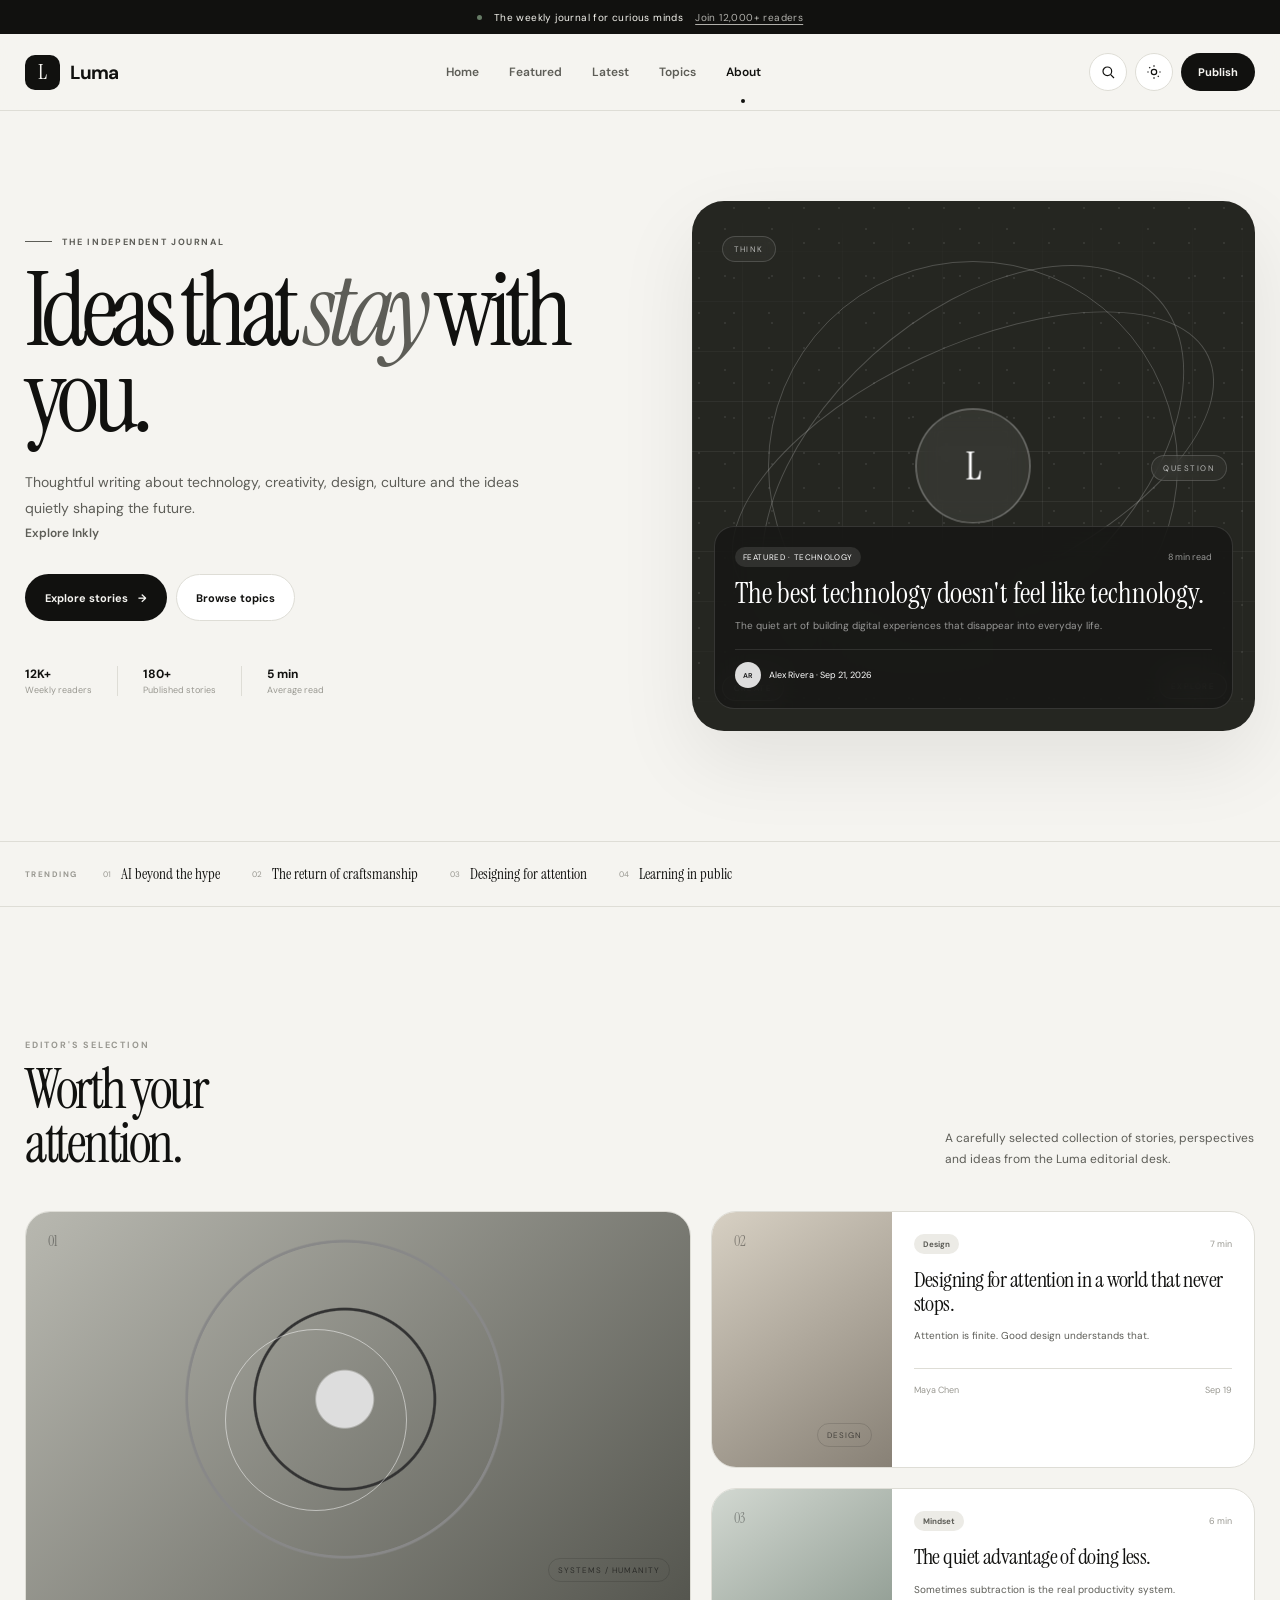
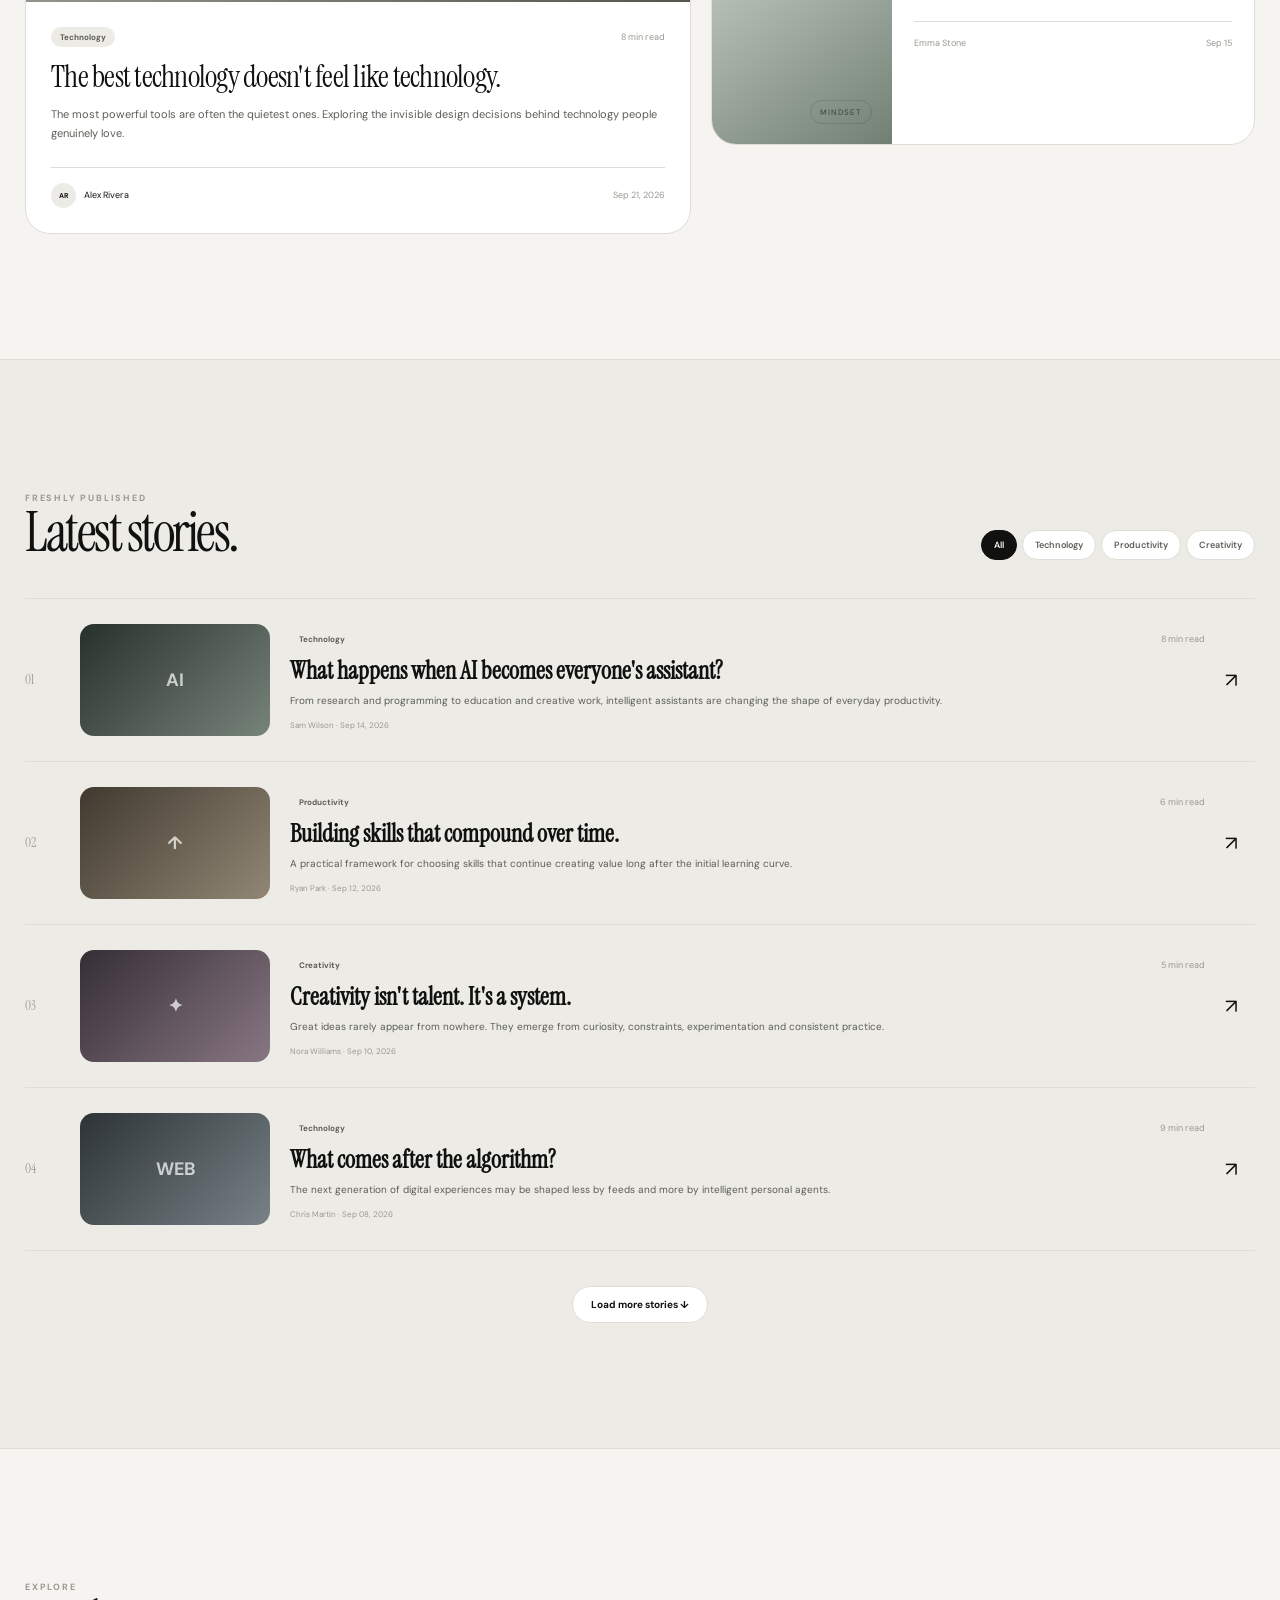
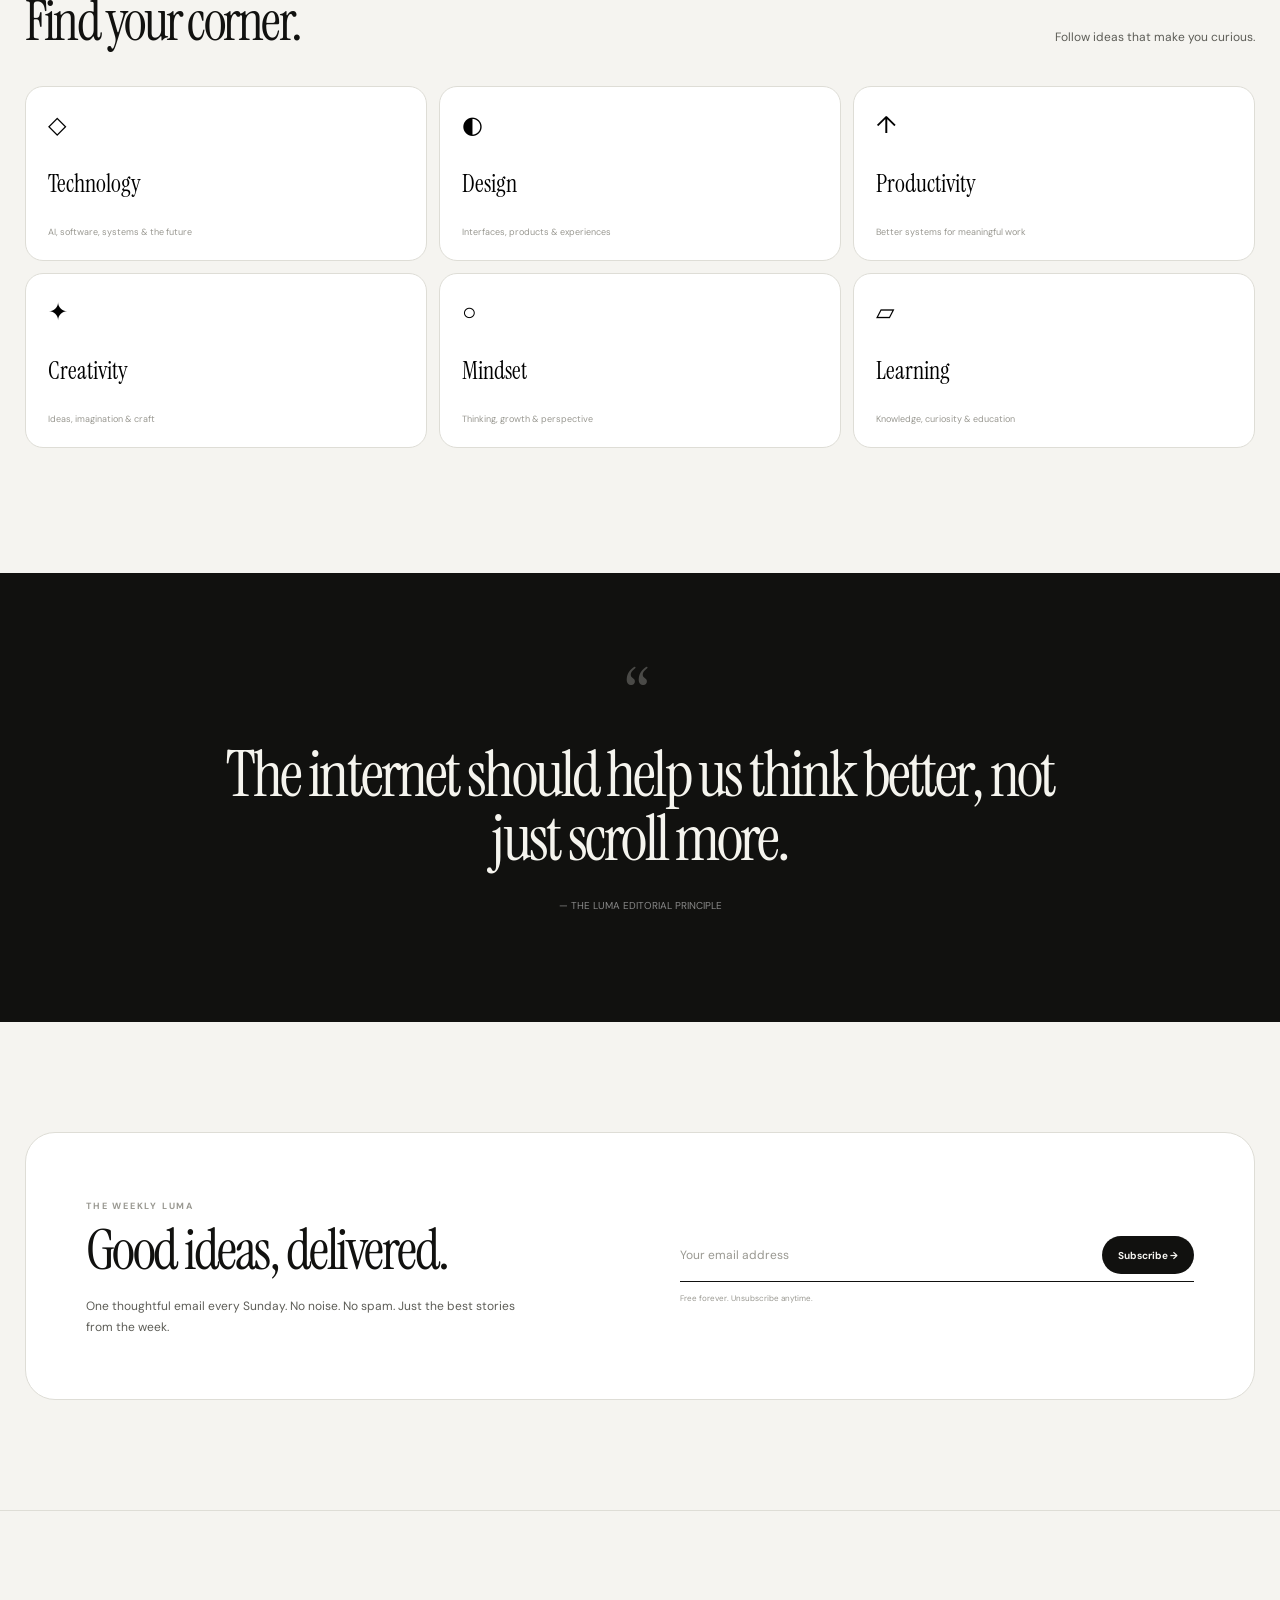
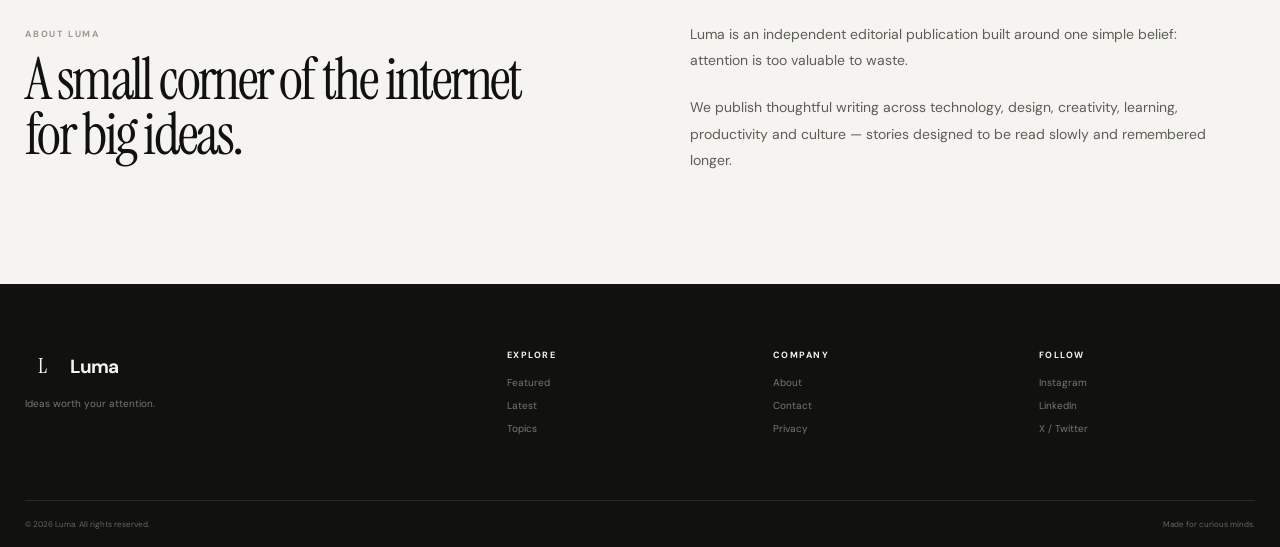
<file: index.html>
<!DOCTYPE html>
<html lang="en">
<head>
<meta charset="UTF-8">
<meta name="viewport" content="width=device-width, initial-scale=1.0">
<meta name="description" content="Luma — A premium independent publishing platform for ideas, technology, creativity and culture.">
<title>Luma</title>
<link rel="icon" type="image/svg+xml" href="favicon.svg">

<style>

/* =========================================================
   LUMA — PREMIUM EDITORIAL BLOG
   Single-file HTML
   ========================================================= */

@import url('https://fonts.googleapis.com/css2?family=DM+Sans:wght@400;500;600;700&family=Instrument+Serif:ital@0;1&display=swap');

:root{
    --bg:#f5f4f0;
    --surface:#ffffff;
    --surface-2:#ecebe6;
    --surface-3:#e4e3dd;
    --text:#11110f;
    --text-2:#5d5d57;
    --text-3:#999891;
    --line:#deddd6;
    --dark:#11110f;
    --dark-2:#1a1a17;
    --dark-text:#f5f4ee;
    --accent:#667b65;
    --accent-soft:#dce4da;
    --serif:"Instrument Serif",Georgia,serif;
    --sans:"DM Sans",Arial,sans-serif;
    --max:1280px;
    --ease:cubic-bezier(.2,.8,.2,1);
    --shadow:0 30px 80px rgba(0,0,0,.08);
}

*{
    margin:0;
    padding:0;
    box-sizing:border-box;
}

html{
    scroll-behavior:smooth;
}

body{
    background:var(--bg);
    color:var(--text);
    font-family:var(--sans);
    overflow-x:hidden;
    transition:background .4s,color .4s;
}

body.dark{
    --bg:#11110f;
    --surface:#191916;
    --surface-2:#22221e;
    --surface-3:#292924;
    --text:#f4f3ed;
    --text-2:#aaa9a1;
    --text-3:#77766f;
    --line:#30302b;
    --dark:#f4f3ed;
    --dark-2:#e9e8e0;
    --dark-text:#11110f;
    --accent:#91a68f;
    --accent-soft:#30392f;
}

body.locked{
    overflow:hidden;
}

a{
    color:inherit;
    text-decoration:none;
}

button,
input{
    font:inherit;
}

button{
    cursor:pointer;
}

::selection{
    background:var(--text);
    color:var(--bg);
}

::-webkit-scrollbar{
    width:8px;
}

::-webkit-scrollbar-track{
    background:var(--bg);
}

::-webkit-scrollbar-thumb{
    background:var(--text-3);
    border-radius:20px;
}

/* =========================================================
   READING PROGRESS
   ========================================================= */

.progress{
    position:fixed;
    top:0;
    left:0;
    height:3px;
    width:0;
    z-index:9999;
    background:var(--accent);
}

/* =========================================================
   TOP BAR
   ========================================================= */

.topbar{
    height:34px;
    background:var(--dark);
    color:var(--dark-text);
    display:flex;
    align-items:center;
    justify-content:center;
    font-size:10px;
    letter-spacing:.04em;
}

.topbar-inner{
    width:min(var(--max),calc(100% - 50px));
    display:flex;
    justify-content:center;
    align-items:center;
    gap:12px;
}

.topbar-dot{
    width:5px;
    height:5px;
    border-radius:50%;
    background:var(--accent);
}

.topbar a{
    opacity:.7;
    text-decoration:underline;
    text-underline-offset:3px;
}

/* =========================================================
   NAVBAR
   ========================================================= */

.header{
    position:sticky;
    top:0;
    z-index:500;
    background:color-mix(in srgb,var(--bg) 88%,transparent);
    backdrop-filter:blur(22px);
    border-bottom:1px solid var(--line);
}

.nav{
    width:min(var(--max),calc(100% - 50px));
    height:76px;
    margin:auto;
    display:flex;
    align-items:center;
    justify-content:space-between;
}

.brand{
    display:flex;
    align-items:center;
    gap:10px;
}

.brand-mark{
    width:35px;
    height:35px;
    background:var(--text);
    color:var(--bg);
    border-radius:10px;
    display:grid;
    place-items:center;
    font-family:var(--serif);
    font-size:22px;
    line-height:1;
}

.brand-name{
    font-size:19px;
    font-weight:700;
    letter-spacing:-.06em;
}

.nav-center{
    display:flex;
    align-items:center;
    gap:30px;
}

.nav-link{
    position:relative;
    color:var(--text-2);
    font-size:12px;
    font-weight:600;
    transition:.25s;
}

.nav-link:hover,
.nav-link.active{
    color:var(--text);
}

.nav-link.active:after{
    content:"";
    position:absolute;
    width:4px;
    height:4px;
    border-radius:50%;
    background:var(--text);
    bottom:-23px;
    left:50%;
    transform:translateX(-50%);
}

.nav-right{
    display:flex;
    align-items:center;
    gap:8px;
}

.circle-btn{
    width:38px;
    height:38px;
    border:1px solid var(--line);
    background:var(--surface);
    color:var(--text);
    border-radius:50%;
    display:grid;
    place-items:center;
    transition:transform .25s var(--ease),background .25s;
}

.circle-btn:hover{
    transform:translateY(-2px);
    background:var(--surface-2);
}

.circle-btn svg{
    width:16px;
    height:16px;
}

.publish-btn{
    height:38px;
    border:0;
    padding:0 17px;
    border-radius:22px;
    background:var(--text);
    color:var(--bg);
    font-size:11px;
    font-weight:700;
    transition:.25s;
}

.publish-btn:hover{
    transform:translateY(-2px);
}

.menu-btn{
    display:none;
}

/* =========================================================
   MOBILE MENU
   ========================================================= */

.mobile-nav{
    display:none;
    border-top:1px solid var(--line);
    padding:10px 25px 20px;
    background:var(--bg);
}

.mobile-nav.open{
    display:block;
}

.mobile-nav a{
    display:block;
    padding:13px 0;
    border-bottom:1px solid var(--line);
    font-size:13px;
    font-weight:600;
}

/* =========================================================
   GLOBAL
   ========================================================= */

.container{
    width:min(var(--max),calc(100% - 50px));
    margin:auto;
}

.section{
    padding:125px 0;
}

.kicker{
    color:var(--text-3);
    font-size:9px;
    font-weight:700;
    letter-spacing:.2em;
    text-transform:uppercase;
}

.section-title{
    font-family:var(--serif);
    font-size:55px;
    line-height:.98;
    letter-spacing:-.045em;
    font-weight:400;
}

.section-intro{
    max-width:310px;
    color:var(--text-2);
    font-size:12px;
    line-height:1.8;
}

/* =========================================================
   HERO
   ========================================================= */

.hero{
    padding:90px 0 110px;
}

.hero-grid{
    display:grid;
    grid-template-columns:1.02fr .98fr;
    gap:80px;
    align-items:center;
}

.hero-kicker{
    display:flex;
    align-items:center;
    gap:10px;
    color:var(--text-2);
    font-size:9px;
    font-weight:700;
    letter-spacing:.18em;
}

.hero-kicker:before{
    content:"";
    width:27px;
    height:1px;
    background:var(--text-2);
}

.hero h1{
    max-width:700px;
    margin-top:20px;
    font-family:var(--serif);
    font-size:clamp(68px,8vw,112px);
    font-weight:400;
    line-height:.84;
    letter-spacing:-.065em;
}

.hero h1 em{
    color:var(--text-2);
}

.hero-description{
    max-width:530px;
    margin-top:30px;
    color:var(--text-2);
    font-size:14px;
    line-height:1.85;
}

.hero-buttons{
    display:flex;
    gap:9px;
    margin-top:32px;
}

.primary{
    height:47px;
    padding:0 20px;
    border:0;
    border-radius:25px;
    background:var(--text);
    color:var(--bg);
    display:inline-flex;
    align-items:center;
    gap:10px;
    font-size:11px;
    font-weight:700;
    transition:.25s;
}

.primary:hover{
    transform:translateY(-3px);
}

.secondary{
    height:47px;
    padding:0 19px;
    border:1px solid var(--line);
    border-radius:25px;
    background:var(--surface);
    color:var(--text);
    display:inline-flex;
    align-items:center;
    font-size:11px;
    font-weight:700;
    transition:.25s;
}

.secondary:hover{
    transform:translateY(-3px);
}

.hero-stats{
    display:flex;
    align-items:center;
    gap:25px;
    margin-top:45px;
}

.stat strong{
    display:block;
    font-size:12px;
}

.stat span{
    display:block;
    color:var(--text-3);
    font-size:9px;
    margin-top:2px;
}

.stat-divider{
    height:30px;
    width:1px;
    background:var(--line);
}

/* =========================================================
   HERO ART
   ========================================================= */

.hero-art{
    position:relative;
    min-height:530px;
    border-radius:32px;
    overflow:hidden;
    background:#252621;
    box-shadow:var(--shadow);
}

.art-noise{
    position:absolute;
    inset:0;
    opacity:.08;
    background-image:
        radial-gradient(circle at 20% 20%,white 1px,transparent 1px),
        radial-gradient(circle at 70% 60%,white 1px,transparent 1px);
    background-size:35px 35px,47px 47px;
}

.art-grid{
    position:absolute;
    inset:0;
    background-image:
        linear-gradient(rgba(255,255,255,.07) 1px,transparent 1px),
        linear-gradient(90deg,rgba(255,255,255,.07) 1px,transparent 1px);
    background-size:50px 50px;
    mask-image:linear-gradient(to bottom,transparent,black,transparent);
}

.art-ring{
    position:absolute;
    border:1px solid rgba(255,255,255,.2);
    border-radius:50%;
    left:50%;
    top:50%;
    transform:translate(-50%,-50%);
}

.ring-one{
    width:410px;
    height:410px;
}

.ring-two{
    width:300px;
    height:500px;
    transform:translate(-50%,-50%) rotate(48deg);
}

.ring-three{
    width:520px;
    height:240px;
    transform:translate(-50%,-50%) rotate(-25deg);
}

.art-core{
    position:absolute;
    left:50%;
    top:50%;
    width:115px;
    height:115px;
    transform:translate(-50%,-50%);
    border-radius:50%;
    border:1px solid rgba(255,255,255,.45);
    background:rgba(255,255,255,.07);
    backdrop-filter:blur(12px);
    display:grid;
    place-items:center;
    color:white;
    font-family:var(--serif);
    font-size:39px;
}

.art-label{
    position:absolute;
    padding:7px 11px;
    border:1px solid rgba(255,255,255,.16);
    border-radius:20px;
    color:rgba(255,255,255,.65);
    font-size:8px;
    letter-spacing:.18em;
    background:rgba(255,255,255,.04);
    backdrop-filter:blur(5px);
}

.art-label.a{
    left:30px;
    top:35px;
}

.art-label.b{
    right:28px;
    top:48%;
}

.art-label.c{
    left:30px;
    bottom:30px;
}

.art-label.d{
    right:28px;
    bottom:32px;
}

.hero-story{
    position:absolute;
    left:22px;
    right:22px;
    bottom:22px;
    padding:20px;
    border-radius:20px;
    background:rgba(20,20,18,.72);
    border:1px solid rgba(255,255,255,.13);
    backdrop-filter:blur(16px);
    color:white;
}

.hero-story-top{
    display:flex;
    justify-content:space-between;
    align-items:center;
}

.hero-story .tag{
    padding:5px 8px;
    border-radius:20px;
    background:rgba(255,255,255,.1);
    font-size:8px;
    letter-spacing:.08em;
    text-transform:uppercase;
}

.hero-story-time{
    font-size:9px;
    color:rgba(255,255,255,.55);
}

.hero-story h2{
    margin-top:12px;
    font-family:var(--serif);
    font-size:29px;
    line-height:1.02;
    font-weight:400;
}

.hero-story p{
    margin-top:9px;
    color:rgba(255,255,255,.55);
    font-size:10px;
    line-height:1.6;
}

.hero-story-author{
    display:flex;
    align-items:center;
    gap:8px;
    margin-top:15px;
    padding-top:12px;
    border-top:1px solid rgba(255,255,255,.1);
    font-size:9px;
}

.avatar{
    width:26px;
    height:26px;
    border-radius:50%;
    background:#ddd;
    color:#222;
    display:grid;
    place-items:center;
    font-size:7px;
    font-weight:700;
}

/* =========================================================
   EDITORIAL PICKS
   ========================================================= */

.editorial-head{
    display:flex;
    justify-content:space-between;
    align-items:end;
    margin-bottom:40px;
}

.editorial-head-left h2{
    margin-top:10px;
}

.pick-grid{
    display:grid;
    grid-template-columns:1.1fr .9fr;
    gap:20px;
}

.story-card{
    background:var(--surface);
    border:1px solid var(--line);
    border-radius:25px;
    overflow:hidden;
    transition:transform .4s var(--ease),box-shadow .4s var(--ease);
}

.story-card:hover{
    transform:translateY(-7px);
    box-shadow:var(--shadow);
}

.large-card .story-image{
    height:390px;
}

.story-image{
    position:relative;
    overflow:hidden;
}

.image-one{
    background:
        radial-gradient(circle at 48% 48%,#ddd 0 7%,transparent 7.5%),
        radial-gradient(circle at 48% 48%,transparent 0 22%,#333 22.3% 22.7%,transparent 23%),
        radial-gradient(circle at 48% 48%,transparent 0 39%,#888 39.2% 39.6%,transparent 40%),
        linear-gradient(135deg,#b8b8b0,#55564f);
}

.image-one:after{
    content:"";
    position:absolute;
    width:180px;
    height:180px;
    border:1px solid rgba(255,255,255,.5);
    border-radius:50%;
    left:30%;
    top:30%;
}

.image-two{
    background:linear-gradient(145deg,#d7d0c3,#888176);
}

.image-three{
    background:linear-gradient(145deg,#d2d8d1,#718075);
}

.image-number{
    position:absolute;
    left:22px;
    top:20px;
    color:rgba(0,0,0,.38);
    font-family:var(--serif);
    font-size:14px;
}

.image-caption{
    position:absolute;
    right:20px;
    bottom:20px;
    padding:6px 9px;
    border:1px solid rgba(0,0,0,.12);
    border-radius:20px;
    color:rgba(0,0,0,.55);
    font-size:8px;
    letter-spacing:.12em;
}

.story-content{
    padding:25px;
}

.story-meta{
    display:flex;
    justify-content:space-between;
    align-items:center;
    color:var(--text-3);
    font-size:9px;
}

.category{
    display:inline-flex;
    padding:5px 9px;
    border-radius:20px;
    background:var(--surface-2);
    color:var(--text-2);
    font-size:8px;
    font-weight:700;
}

.story-content h3{
    margin-top:14px;
    font-family:var(--serif);
    font-size:30px;
    line-height:1.08;
    font-weight:400;
    letter-spacing:-.025em;
}

.story-content p{
    margin-top:12px;
    color:var(--text-2);
    font-size:11px;
    line-height:1.75;
}

.story-bottom{
    display:flex;
    justify-content:space-between;
    align-items:center;
    margin-top:23px;
    padding-top:15px;
    border-top:1px solid var(--line);
    color:var(--text-3);
    font-size:9px;
}

.author{
    display:flex;
    align-items:center;
    gap:8px;
    color:var(--text);
}

.small-avatar{
    width:25px;
    height:25px;
    display:grid;
    place-items:center;
    border-radius:50%;
    background:var(--surface-2);
    font-size:7px;
    font-weight:700;
}

.side-picks{
    display:flex;
    flex-direction:column;
    gap:20px;
}

.side-card{
    display:grid;
    grid-template-columns:180px 1fr;
    min-height:255px;
}

.side-card .story-image{
    min-height:255px;
}

.side-card .story-content{
    padding:22px;
}

.side-card .story-content h3{
    font-size:22px;
}

.side-card .story-content p{
    font-size:10px;
}

/* =========================================================
   TRENDING STRIP
   ========================================================= */

.trending{
    padding:22px 0;
    border-top:1px solid var(--line);
    border-bottom:1px solid var(--line);
    overflow:hidden;
}

.trending-inner{
    width:min(var(--max),calc(100% - 50px));
    margin:auto;
    display:flex;
    align-items:center;
    gap:25px;
}

.trending-title{
    flex:none;
    color:var(--text-3);
    font-size:8px;
    font-weight:700;
    letter-spacing:.18em;
}

.trending-list{
    display:flex;
    align-items:center;
    gap:32px;
    white-space:nowrap;
}

.trending-item{
    display:flex;
    align-items:center;
    gap:10px;
    font-family:var(--serif);
    font-size:15px;
}

.trending-number{
    color:var(--text-3);
    font-family:var(--sans);
    font-size:8px;
}

/* =========================================================
   LATEST SECTION
   ========================================================= */

.latest{
    background:var(--surface-2);
    border-top:1px solid var(--line);
    border-bottom:1px solid var(--line);
}

.latest-head{
    display:flex;
    justify-content:space-between;
    align-items:end;
    margin-bottom:38px;
}

.filters{
    display:flex;
    gap:5px;
    flex-wrap:wrap;
}

.filter{
    border:1px solid var(--line);
    background:var(--surface);
    color:var(--text-2);
    padding:8px 12px;
    border-radius:20px;
    font-size:9px;
    font-weight:600;
    transition:.25s;
}

.filter:hover{
    transform:translateY(-2px);
}

.filter.active{
    background:var(--text);
    color:var(--bg);
    border-color:var(--text);
}

.article-list{
    border-top:1px solid var(--line);
}

.article{
    display:grid;
    grid-template-columns:35px 190px 1fr 30px;
    gap:20px;
    align-items:center;
    padding:25px 0;
    border-bottom:1px solid var(--line);
    cursor:pointer;
    transition:opacity .25s;
}

.article:hover{
    opacity:.72;
}

.article.hidden{
    display:none;
}

.article-index{
    color:var(--text-3);
    font-family:var(--serif);
    font-size:13px;
}

.article-thumb{
    height:112px;
    border-radius:14px;
    overflow:hidden;
    display:grid;
    place-items:center;
    color:rgba(255,255,255,.7);
    font-weight:700;
    font-size:18px;
}

.thumb-a{
    background:linear-gradient(135deg,#28302b,#77847a);
}

.thumb-b{
    background:linear-gradient(135deg,#40392f,#928775);
}

.thumb-c{
    background:linear-gradient(135deg,#352e36,#887783);
}

.thumb-d{
    background:linear-gradient(135deg,#2d3336,#788287);
}

.article-title{
    margin-top:9px;
    font-family:var(--serif);
    font-size:24px;
    line-height:1.1;
}

.article-description{
    max-width:700px;
    margin-top:7px;
    color:var(--text-2);
    font-size:10px;
    line-height:1.7;
}

.article-author{
    margin-top:11px;
    color:var(--text-3);
    font-size:8px;
}

.article-arrow{
    font-size:20px;
    transition:transform .25s;
}

.article:hover .article-arrow{
    transform:translate(3px,-3px);
}

.load-more-wrap{
    display:flex;
    justify-content:center;
    padding-top:35px;
}

.load-more{
    border:1px solid var(--line);
    background:var(--surface);
    color:var(--text);
    padding:11px 18px;
    border-radius:22px;
    font-size:10px;
    font-weight:700;
    transition:.25s;
}

.load-more:hover{
    transform:translateY(-3px);
}

/* =========================================================
   TOPICS
   ========================================================= */

.topics-head{
    display:flex;
    justify-content:space-between;
    align-items:end;
    margin-bottom:38px;
}

.topic-grid{
    display:grid;
    grid-template-columns:repeat(3,1fr);
    gap:12px;
}

.topic{
    min-height:175px;
    padding:22px;
    border:1px solid var(--line);
    border-radius:18px;
    background:var(--surface);
    display:flex;
    flex-direction:column;
    justify-content:space-between;
    text-align:left;
    transition:transform .3s var(--ease),box-shadow .3s;
}

.topic:hover{
    transform:translateY(-5px);
    box-shadow:var(--shadow);
}

.topic-icon{
    font-size:24px;
}

.topic h3{
    font-family:var(--serif);
    font-size:24px;
    font-weight:400;
}

.topic p{
    color:var(--text-3);
    font-size:9px;
}

/* =========================================================
   QUOTE
   ========================================================= */

.quote-section{
    padding:110px 0;
    background:var(--dark);
    color:var(--dark-text);
}

.quote-inner{
    max-width:900px;
    margin:auto;
    text-align:center;
}

.quote-mark{
    font-family:var(--serif);
    font-size:80px;
    line-height:.5;
    opacity:.25;
}

.quote-text{
    margin-top:20px;
    font-family:var(--serif);
    font-size:clamp(38px,5vw,65px);
    line-height:1;
    letter-spacing:-.045em;
}

.quote-author{
    margin-top:28px;
    color:#888;
    font-size:10px;
}

/* =========================================================
   NEWSLETTER
   ========================================================= */

.newsletter{
    padding:110px 0;
}

.newsletter-box{
    display:grid;
    grid-template-columns:1fr 1fr;
    gap:80px;
    padding:60px;
    border-radius:30px;
    background:var(--surface);
    border:1px solid var(--line);
}

.newsletter-box h2{
    margin-top:10px;
    font-family:var(--serif);
    font-size:56px;
    line-height:.95;
    font-weight:400;
    letter-spacing:-.045em;
}

.newsletter-box p{
    max-width:450px;
    margin-top:18px;
    color:var(--text-2);
    font-size:12px;
    line-height:1.8;
}

.newsletter-form{
    align-self:center;
}

.email-wrap{
    display:flex;
    align-items:center;
    border-bottom:1px solid var(--text);
}

.email-wrap input{
    flex:1;
    height:52px;
    border:0;
    outline:0;
    background:transparent;
    color:var(--text);
    font-size:12px;
}

.email-wrap input::placeholder{
    color:var(--text-3);
}

.email-wrap button{
    height:38px;
    padding:0 16px;
    border:0;
    border-radius:20px;
    background:var(--text);
    color:var(--bg);
    font-size:10px;
    font-weight:700;
}

.form-note{
    margin-top:11px;
    color:var(--text-3);
    font-size:8px;
}

/* =========================================================
   ABOUT
   ========================================================= */

.about{
    border-top:1px solid var(--line);
}

.about-grid{
    display:grid;
    grid-template-columns:1fr 1fr;
    gap:100px;
    padding:110px 0;
}

.about h2{
    margin-top:10px;
    max-width:550px;
    font-family:var(--serif);
    font-size:58px;
    line-height:.95;
    font-weight:400;
    letter-spacing:-.045em;
}

.about-copy p{
    max-width:520px;
    color:var(--text-2);
    font-size:14px;
    line-height:1.9;
}

.about-copy p+p{
    margin-top:20px;
}

/* =========================================================
   FOOTER
   ========================================================= */

.footer{
    background:var(--dark);
    color:var(--dark-text);
    padding-top:65px;
}

.footer-grid{
    display:grid;
    grid-template-columns:2fr repeat(3,1fr);
    gap:50px;
    padding-bottom:65px;
}

.footer .brand-name{
    color:var(--dark-text);
}

.footer-tagline{
    margin-top:13px;
    color:#777;
    font-size:10px;
}

.footer-col{
    display:flex;
    flex-direction:column;
    gap:10px;
}

.footer-col strong{
    margin-bottom:5px;
    font-size:9px;
    text-transform:uppercase;
    letter-spacing:.16em;
}

.footer-col a{
    width:max-content;
    color:#777;
    font-size:10px;
    transition:.2s;
}

.footer-col a:hover{
    color:var(--dark-text);
}

.footer-bottom{
    border-top:1px solid #292924;
    padding:18px 0;
    display:flex;
    justify-content:space-between;
    color:#666;
    font-size:8px;
}

/* =========================================================
   SEARCH
   ========================================================= */

.search-overlay{
    position:fixed;
    inset:0;
    z-index:3000;
    display:none;
    justify-content:center;
    align-items:flex-start;
    padding-top:100px;
    background:rgba(0,0,0,.48);
    backdrop-filter:blur(12px);
}

.search-overlay.open{
    display:flex;
}

.search-box{
    width:min(680px,calc(100% - 30px));
    max-height:650px;
    overflow:hidden;
    border-radius:25px;
    background:var(--surface);
    box-shadow:0 40px 100px rgba(0,0,0,.3);
}

.search-head{
    padding:25px 25px 15px;
    display:flex;
    justify-content:space-between;
}

.search-label{
    color:var(--text-3);
    font-size:8px;
    font-weight:700;
    letter-spacing:.18em;
}

.search-head h2{
    margin-top:6px;
    font-family:var(--serif);
    font-size:27px;
    font-weight:400;
}

.close{
    width:32px;
    height:32px;
    border:1px solid var(--line);
    background:var(--surface);
    color:var(--text);
    border-radius:50%;
    font-size:18px;
}

.search-input{
    margin:0 25px;
    height:52px;
    padding:0 14px;
    display:flex;
    align-items:center;
    gap:10px;
    border:1px solid var(--line);
    border-radius:13px;
}

.search-input svg{
    width:16px;
    color:var(--text-3);
}

.search-input input{
    flex:1;
    min-width:0;
    border:0;
    outline:0;
    background:transparent;
    color:var(--text);
    font-size:12px;
}

.search-key{
    color:var(--text-3);
    font-size:8px;
}

.search-results{
    max-height:430px;
    overflow-y:auto;
    padding:15px 25px 25px;
}

.search-empty{
    padding:55px 20px;
    text-align:center;
    color:var(--text-3);
    font-size:10px;
}

.search-result{
    padding:15px 0;
    border-bottom:1px solid var(--line);
    cursor:pointer;
}

.search-result small{
    display:block;
    color:var(--text-3);
    font-size:8px;
    text-transform:uppercase;
    letter-spacing:.08em;
}

.search-result strong{
    display:block;
    margin-top:5px;
    font-family:var(--serif);
    font-size:18px;
    font-weight:400;
}

/* =========================================================
   TOAST
   ========================================================= */

.toast{
    position:fixed;
    right:25px;
    bottom:25px;
    z-index:5000;
    padding:13px 17px;
    border-radius:12px;
    background:var(--text);
    color:var(--bg);
    font-size:10px;
    font-weight:600;
    transform:translateY(100px);
    opacity:0;
    transition:.4s var(--ease);
}

.toast.show{
    transform:translateY(0);
    opacity:1;
}

/* =========================================================
   REVEAL
   ========================================================= */

.reveal{
    opacity:0;
    transform:translateY(25px);
    transition:
        opacity .8s var(--ease),
        transform .8s var(--ease);
}

.reveal.visible{
    opacity:1;
    transform:translateY(0);
}

/* =========================================================
   RESPONSIVE
   ========================================================= */

@media(max-width:1050px){

    .nav-center{
        gap:18px;
    }

    .hero-grid{
        gap:45px;
    }

    .hero h1{
        font-size:75px;
    }

    .newsletter-box{
        gap:45px;
    }
}

@media(max-width:800px){

    .container,
    .nav,
    .topbar-inner,
    .trending-inner{
        width:min(calc(100% - 32px),var(--max));
    }

    .nav-center,
    .publish-btn{
        display:none;
    }

    .menu-btn{
        display:grid;
    }

    .section{
        padding:85px 0;
    }

    .hero{
        padding:60px 0 80px;
    }

    .hero-grid{
        grid-template-columns:1fr;
    }

    .hero h1{
        font-size:70px;
    }

    .hero-art{
        min-height:460px;
    }

    .editorial-head,
    .latest-head,
    .topics-head{
        align-items:flex-start;
        flex-direction:column;
        gap:20px;
    }

    .section-title{
        font-size:46px;
    }

    .pick-grid{
        grid-template-columns:1fr;
    }

    .side-picks{
        display:grid;
        grid-template-columns:1fr 1fr;
    }

    .side-card{
        display:block;
    }

    .side-card .story-image{
        min-height:190px;
    }

    .article{
        grid-template-columns:160px 1fr 25px;
    }

    .article-index{
        display:none;
    }

    .topic-grid{
        grid-template-columns:1fr 1fr;
    }

    .newsletter-box{
        grid-template-columns:1fr;
        gap:40px;
        padding:40px 30px;
    }

    .about-grid{
        grid-template-columns:1fr;
        gap:45px;
    }

    .footer-grid{
        grid-template-columns:1fr 1fr;
    }

    .footer-brand{
        grid-column:1/-1;
    }
}

@media(max-width:560px){

    .topbar{
        font-size:8px;
    }

    .nav{
        height:68px;
    }

    .hero h1{
        font-size:55px;
    }

    .hero-description{
        font-size:12px;
    }

    .hero-buttons{
        flex-direction:column;
        align-items:stretch;
    }

    .primary,
    .secondary{
        justify-content:center;
    }

    .hero-stats{
        display:none;
    }

    .hero-art{
        min-height:410px;
        border-radius:23px;
    }

    .art-core{
        width:85px;
        height:85px;
        font-size:30px;
    }

    .ring-one{
        width:290px;
        height:290px;
    }

    .ring-two{
        width:220px;
        height:350px;
    }

    .ring-three{
        width:370px;
        height:180px;
    }

    .hero-story{
        left:12px;
        right:12px;
        bottom:12px;
    }

    .hero-story h2{
        font-size:23px;
    }

    .section-title{
        font-size:39px;
    }

    .large-card .story-image{
        height:270px;
    }

    .story-content h3{
        font-size:25px;
    }

    .side-picks{
        grid-template-columns:1fr;
    }

    .side-card .story-image{
        min-height:210px;
    }

    .article{
        grid-template-columns:1fr 25px;
        gap:10px;
    }

    .article-thumb{
        display:none;
    }

    .article-title{
        font-size:20px;
    }

    .article-description{
        display:none;
    }

    .topic-grid{
        grid-template-columns:1fr;
    }

    .quote-text{
        font-size:38px;
    }

    .newsletter-box h2{
        font-size:43px;
    }

    .about h2{
        font-size:45px;
    }

    .footer-grid{
        grid-template-columns:1fr 1fr;
        gap:35px;
    }

    .footer-bottom{
        flex-direction:column;
        gap:6px;
    }

    .search-overlay{
        padding-top:70px;
    }
}

</style>
</head>

<body>

<!-- =========================================================
     PROGRESS
     ========================================================= -->

<div class="progress" id="progress"></div>


<!-- =========================================================
     TOP BAR
     ========================================================= -->

<div class="topbar">

    <div class="topbar-inner">

        <span class="topbar-dot"></span>

        <span>
            The weekly journal for curious minds
        </span>

        <a href="#newsletter">
            Join 12,000+ readers
        </a>

    </div>

</div>


<!-- =========================================================
     NAVIGATION
     ========================================================= -->

<header class="header">

    <nav class="nav">

        <a href="index.html#home" class="brand">

            <span class="brand-mark">
                L
            </span>

            <span class="brand-name">
                Luma
            </span>

        </a>


        <div class="nav-center">

            <a href="#home" class="nav-link active">
                Home
            </a>

            <a href="#featured" class="nav-link">
                Featured
            </a>

            <a href="#latest" class="nav-link">
                Latest
            </a>

            <a href="#topics" class="nav-link">
                Topics
            </a>

            <a href="#about" class="nav-link">
                About
            </a>

        </div>


        <div class="nav-right">

            <button class="circle-btn" id="searchButton" aria-label="Search">

                <svg viewBox="0 0 24 24" fill="none" stroke="currentColor" stroke-width="1.8">

                    <circle cx="11" cy="11" r="6.5"></circle>

                    <path d="M16 16L21 21"></path>

                </svg>

            </button>


            <button class="circle-btn" id="themeButton" aria-label="Theme">

                <svg viewBox="0 0 24 24" fill="none" stroke="currentColor" stroke-width="1.8">

                    <circle cx="12" cy="12" r="4"></circle>

                    <path d="M12 2V4"></path>
                    <path d="M12 20V22"></path>
                    <path d="M4.9 4.9L6.3 6.3"></path>
                    <path d="M17.7 17.7L19.1 19.1"></path>
                    <path d="M2 12H4"></path>
                    <path d="M20 12H22"></path>

                </svg>

            </button>


            <button class="publish-btn" id="publishButton">
                Publish
            </button>


            <button class="circle-btn menu-btn" id="menuButton">

                <svg viewBox="0 0 24 24" fill="none" stroke="currentColor" stroke-width="2">

                    <path d="M4 7H20"></path>
                    <path d="M4 12H20"></path>
                    <path d="M4 17H20"></path>

                </svg>

            </button>

        </div>

    </nav>


    <div class="mobile-nav" id="mobileNav">

        <a href="#home">Home</a>
        <a href="#featured">Featured</a>
        <a href="#latest">Latest</a>
        <a href="#topics">Topics</a>
        <a href="#about">About</a>

    </div>

</header>


<!-- =========================================================
     HERO
     ========================================================= -->

<main id="home">

<section class="hero">

    <div class="container hero-grid">


        <div class="hero-content reveal">

            <div class="hero-kicker">
                THE INDEPENDENT JOURNAL
            </div>


            <h1>
                Ideas that
                <em>stay</em>
                with you.
            </h1>


            <p class="hero-description">

                Thoughtful writing about technology,
                creativity, design, culture and the
                ideas quietly shaping the future.

            </p>

            <a href="landing.html" class="nav-link">
                Explore Inkly
            </a>


            <div class="hero-buttons">

                <a href="#latest" class="primary">

                    Explore stories

                    <span>→</span>

                </a>


                <a href="#topics" class="secondary">

                    Browse topics

                </a>

            </div>


            <div class="hero-stats">

                <div class="stat">

                    <strong>
                        12K+
                    </strong>

                    <span>
                        Weekly readers
                    </span>

                </div>


                <div class="stat-divider"></div>


                <div class="stat">

                    <strong>
                        180+
                    </strong>

                    <span>
                        Published stories
                    </span>

                </div>


                <div class="stat-divider"></div>


                <div class="stat">

                    <strong>
                        5 min
                    </strong>

                    <span>
                        Average read
                    </span>

                </div>

            </div>

        </div>


        <!-- HERO ART -->

        <article class="hero-art reveal">

            <div class="art-noise"></div>

            <div class="art-grid"></div>

            <div class="art-ring ring-one"></div>

            <div class="art-ring ring-two"></div>

            <div class="art-ring ring-three"></div>


            <div class="art-core">
                L
            </div>


            <span class="art-label a">
                THINK
            </span>

            <span class="art-label b">
                QUESTION
            </span>

            <span class="art-label c">
                CREATE
            </span>

            <span class="art-label d">
                EXPLORE
            </span>


            <div class="hero-story">

                <div class="hero-story-top">

                    <span class="tag">
                        FEATURED · TECHNOLOGY
                    </span>

                    <span class="hero-story-time">
                        8 min read
                    </span>

                </div>


                <h2>
                    <a href="content.html" style="color:inherit; text-decoration:none;">The best technology
                    doesn't feel like technology.</a>
                </h2>


                <p>
                    The quiet art of building digital
                    experiences that disappear into
                    everyday life.
                </p>


                <div class="hero-story-author">

                    <span class="avatar">
                        AR
                    </span>

                    <span>
                        Alex Rivera · Sep 21, 2026
                    </span>

                </div>

            </div>

        </article>

    </div>

</section>


<!-- =========================================================
     TRENDING
     ========================================================= -->

<div class="trending">

    <div class="trending-inner">

        <span class="trending-title">
            TRENDING
        </span>

        <div class="trending-list">

            <div class="trending-item">
                <span class="trending-number">01</span>
                AI beyond the hype
            </div>

            <div class="trending-item">
                <span class="trending-number">02</span>
                The return of craftsmanship
            </div>

            <div class="trending-item">
                <span class="trending-number">03</span>
                Designing for attention
            </div>

            <div class="trending-item">
                <span class="trending-number">04</span>
                Learning in public
            </div>

        </div>

    </div>

</div>


<!-- =========================================================
     FEATURED
     ========================================================= -->

<section class="section" id="featured">

    <div class="container">


        <div class="editorial-head">

            <div class="editorial-head-left">

                <span class="kicker">
                    EDITOR'S SELECTION
                </span>

                <h2 class="section-title">
                    Worth your<br>
                    attention.
                </h2>

            </div>


            <p class="section-intro">

                A carefully selected collection of
                stories, perspectives and ideas from
                the Luma editorial desk.

            </p>

        </div>


        <div class="pick-grid">


            <!-- LARGE -->

            <article class="story-card large-card reveal">

                <div class="story-image image-one">

                    <span class="image-number">
                        01
                    </span>

                    <span class="image-caption">
                        SYSTEMS / HUMANITY
                    </span>

                </div>


                <div class="story-content">

                    <div class="story-meta">

                        <span class="category">
                            Technology
                        </span>

                        <span>
                            8 min read
                        </span>

                    </div>


                    <h3>
                        <a href="content.html" style="color:inherit; text-decoration:none;">The best technology
                        doesn't feel like technology.</a>
                    </h3>


                    <p>
                        The most powerful tools are often
                        the quietest ones. Exploring the
                        invisible design decisions behind
                        technology people genuinely love.
                    </p>


                    <div class="story-bottom">

                        <div class="author">

                            <span class="small-avatar">
                                AR
                            </span>

                            Alex Rivera

                        </div>

                        <span>
                            Sep 21, 2026
                        </span>

                    </div>

                </div>

            </article>


            <!-- SIDE -->

            <div class="side-picks">


                <article class="story-card side-card reveal">

                    <div class="story-image image-two">

                        <span class="image-number">
                            02
                        </span>

                        <span class="image-caption">
                            DESIGN
                        </span>

                    </div>


                    <div class="story-content">

                        <div class="story-meta">

                            <span class="category">
                                Design
                            </span>

                            <span>
                                7 min
                            </span>

                        </div>


                        <h3>
                            Designing for attention
                            in a world that never stops.
                        </h3>


                        <p>
                            Attention is finite.
                            Good design understands that.
                        </p>


                        <div class="story-bottom">

                            <span>
                                Maya Chen
                            </span>

                            <span>
                                Sep 19
                            </span>

                        </div>

                    </div>

                </article>


                <article class="story-card side-card reveal">

                    <div class="story-image image-three">

                        <span class="image-number">
                            03
                        </span>

                        <span class="image-caption">
                            MINDSET
                        </span>

                    </div>


                    <div class="story-content">

                        <div class="story-meta">

                            <span class="category">
                                Mindset
                            </span>

                            <span>
                                6 min
                            </span>

                        </div>


                        <h3>
                            The quiet advantage
                            of doing less.
                        </h3>


                        <p>
                            Sometimes subtraction is
                            the real productivity system.
                        </p>


                        <div class="story-bottom">

                            <span>
                                Emma Stone
                            </span>

                            <span>
                                Sep 15
                            </span>

                        </div>

                    </div>

                </article>


            </div>

        </div>

    </div>

</section>


<!-- =========================================================
     LATEST
     ========================================================= -->

<section class="section latest" id="latest">

    <div class="container">


        <div class="latest-head">

            <div>

                <span class="kicker">
                    FRESHLY PUBLISHED
                </span>

                <h2 class="section-title">
                    Latest stories.
                </h2>

            </div>


            <div class="filters">

                <button class="filter active" data-filter="all">
                    All
                </button>

                <button class="filter" data-filter="Technology">
                    Technology
                </button>

                <button class="filter" data-filter="Productivity">
                    Productivity
                </button>

                <button class="filter" data-filter="Creativity">
                    Creativity
                </button>

            </div>

        </div>


        <div class="article-list">


            <article class="article reveal" data-category="Technology">

                <span class="article-index">
                    01
                </span>


                <div class="article-thumb thumb-a">
                    AI
                </div>


                <div>

                    <div class="story-meta">

                        <span class="category">
                            Technology
                        </span>

                        <span>
                            8 min read
                        </span>

                    </div>


                    <h3 class="article-title">
                        What happens when AI
                        becomes everyone's assistant?
                    </h3>


                    <p class="article-description">
                        From research and programming to
                        education and creative work,
                        intelligent assistants are changing
                        the shape of everyday productivity.
                    </p>


                    <div class="article-author">
                        Sam Wilson · Sep 14, 2026
                    </div>

                </div>


                <span class="article-arrow">
                    ↗
                </span>

            </article>


            <article class="article reveal" data-category="Productivity">

                <span class="article-index">
                    02
                </span>


                <div class="article-thumb thumb-b">
                    ↑
                </div>


                <div>

                    <div class="story-meta">

                        <span class="category">
                            Productivity
                        </span>

                        <span>
                            6 min read
                        </span>

                    </div>


                    <h3 class="article-title">
                        Building skills that
                        compound over time.
                    </h3>


                    <p class="article-description">
                        A practical framework for choosing
                        skills that continue creating value
                        long after the initial learning curve.
                    </p>


                    <div class="article-author">
                        Ryan Park · Sep 12, 2026
                    </div>

                </div>


                <span class="article-arrow">
                    ↗
                </span>

            </article>


            <article class="article reveal" data-category="Creativity">

                <span class="article-index">
                    03
                </span>


                <div class="article-thumb thumb-c">
                    ✦
                </div>


                <div>

                    <div class="story-meta">

                        <span class="category">
                            Creativity
                        </span>

                        <span>
                            5 min read
                        </span>

                    </div>


                    <h3 class="article-title">
                        Creativity isn't talent.
                        It's a system.
                    </h3>


                    <p class="article-description">
                        Great ideas rarely appear from nowhere.
                        They emerge from curiosity, constraints,
                        experimentation and consistent practice.
                    </p>


                    <div class="article-author">
                        Nora Williams · Sep 10, 2026
                    </div>

                </div>


                <span class="article-arrow">
                    ↗
                </span>

            </article>


            <article class="article reveal" data-category="Technology">

                <span class="article-index">
                    04
                </span>


                <div class="article-thumb thumb-d">
                    WEB
                </div>


                <div>

                    <div class="story-meta">

                        <span class="category">
                            Technology
                        </span>

                        <span>
                            9 min read
                        </span>

                    </div>


                    <h3 class="article-title">
                        What comes after
                        the algorithm?
                    </h3>


                    <p class="article-description">
                        The next generation of digital
                        experiences may be shaped less by feeds
                        and more by intelligent personal agents.
                    </p>


                    <div class="article-author">
                        Chris Martin · Sep 08, 2026
                    </div>

                </div>


                <span class="article-arrow">
                    ↗
                </span>

            </article>


        </div>


        <div class="load-more-wrap">

            <button class="load-more" id="loadMore">
                Load more stories ↓
            </button>

        </div>

    </div>

</section>


<!-- =========================================================
     TOPICS
     ========================================================= -->

<section class="section" id="topics">

    <div class="container">


        <div class="topics-head">

            <div>

                <span class="kicker">
                    EXPLORE
                </span>

                <h2 class="section-title">
                    Find your corner.
                </h2>

            </div>


            <p class="section-intro">
                Follow ideas that make you curious.
            </p>

        </div>


        <div class="topic-grid">


            <button class="topic" data-topic="Technology">

                <span class="topic-icon">
                    ◇
                </span>

                <h3>
                    Technology
                </h3>

                <p>
                    AI, software, systems & the future
                </p>

            </button>


            <button class="topic" data-topic="Design">

                <span class="topic-icon">
                    ◐
                </span>

                <h3>
                    Design
                </h3>

                <p>
                    Interfaces, products & experiences
                </p>

            </button>


            <button class="topic" data-topic="Productivity">

                <span class="topic-icon">
                    ↑
                </span>

                <h3>
                    Productivity
                </h3>

                <p>
                    Better systems for meaningful work
                </p>

            </button>


            <button class="topic" data-topic="Creativity">

                <span class="topic-icon">
                    ✦
                </span>

                <h3>
                    Creativity
                </h3>

                <p>
                    Ideas, imagination & craft
                </p>

            </button>


            <button class="topic" data-topic="Mindset">

                <span class="topic-icon">
                    ○
                </span>

                <h3>
                    Mindset
                </h3>

                <p>
                    Thinking, growth & perspective
                </p>

            </button>


            <button class="topic" data-topic="Learning">

                <span class="topic-icon">
                    ▱
                </span>

                <h3>
                    Learning
                </h3>

                <p>
                    Knowledge, curiosity & education
                </p>

            </button>


        </div>

    </div>

</section>


<!-- =========================================================
     QUOTE
     ========================================================= -->

<section class="quote-section">

    <div class="container">

        <div class="quote-inner reveal">

            <div class="quote-mark">
                “
            </div>

            <div class="quote-text">
                The internet should
                help us think better,
                not just scroll more.
            </div>

            <div class="quote-author">
                — THE LUMA EDITORIAL PRINCIPLE
            </div>

        </div>

    </div>

</section>


<!-- =========================================================
     NEWSLETTER
     ========================================================= -->

<section class="newsletter" id="newsletter">

    <div class="container">

        <div class="newsletter-box reveal">


            <div>

                <span class="kicker">
                    THE WEEKLY LUMA
                </span>

                <h2>
                    Good ideas,
                    delivered.
                </h2>

                <p>
                    One thoughtful email every Sunday.
                    No noise. No spam. Just the best
                    stories from the week.
                </p>

            </div>


            <form class="newsletter-form" id="newsletterForm">

                <div class="email-wrap">

                    <input
                        type="email"
                        id="email"
                        placeholder="Your email address"
                        required
                    >

                    <button type="submit">
                        Subscribe →
                    </button>

                </div>


                <div class="form-note" id="formNote">
                    Free forever. Unsubscribe anytime.
                </div>

            </form>


        </div>

    </div>

</section>


<!-- =========================================================
     ABOUT
     ========================================================= -->

<section class="about" id="about">

    <div class="container">

        <div class="about-grid">


            <div>

                <span class="kicker">
                    ABOUT LUMA
                </span>

                <h2>
                    A small corner
                    of the internet
                    for big ideas.
                </h2>

            </div>


            <div class="about-copy">

                <p>
                    Luma is an independent editorial
                    publication built around one simple
                    belief: attention is too valuable
                    to waste.
                </p>

                <p>
                    We publish thoughtful writing across
                    technology, design, creativity,
                    learning, productivity and culture —
                    stories designed to be read slowly
                    and remembered longer.
                </p>

            </div>


        </div>

    </div>

</section>


</main>


<!-- =========================================================
     FOOTER
     ========================================================= -->

<footer class="footer">

    <div class="container">

        <div class="footer-grid">


            <div class="footer-brand">

                <a href="#home" class="brand">

                    <span class="brand-mark">
                        L
                    </span>

                    <span class="brand-name">
                        Luma
                    </span>

                </a>

                <p class="footer-tagline">
                    Ideas worth your attention.
                </p>

            </div>


            <div class="footer-col">

                <strong>
                    Explore
                </strong>

                <a href="#featured">
                    Featured
                </a>

                <a href="#latest">
                    Latest
                </a>

                <a href="#topics">
                    Topics
                </a>

            </div>


            <div class="footer-col">

                <strong>
                    Company
                </strong>

                <a href="#about">
                    About
                </a>

                <a href="#">
                    Contact
                </a>

                <a href="#">
                    Privacy
                </a>

            </div>


            <div class="footer-col">

                <strong>
                    Follow
                </strong>

                <a href="#">
                    Instagram
                </a>

                <a href="#">
                    LinkedIn
                </a>

                <a href="#">
                    X / Twitter
                </a>

            </div>


        </div>


        <div class="footer-bottom">

            <span>
                © 2026 Luma. All rights reserved.
            </span>

            <span>
                Made for curious minds.
            </span>

        </div>

    </div>

</footer>


<!-- =========================================================
     SEARCH MODAL
     ========================================================= -->

<div class="search-overlay" id="searchOverlay">

    <div class="search-box">


        <div class="search-head">

            <div>

                <span class="search-label">
                    SEARCH LUMA
                </span>

                <h2>
                    Find a story.
                </h2>

            </div>


            <button class="close" id="closeSearch">
                ×
            </button>

        </div>


        <div class="search-input">

            <svg viewBox="0 0 24 24" fill="none" stroke="currentColor" stroke-width="1.8">

                <circle cx="11" cy="11" r="6.5"></circle>

                <path d="M16 16L21 21"></path>

            </svg>


            <input
                type="text"
                id="searchInput"
                placeholder="Search stories, topics, ideas..."
                autocomplete="off"
            >


            <span class="search-key">
                ESC
            </span>

        </div>


        <div class="search-results" id="searchResults">

            <div class="search-empty">
                Start typing to discover stories.
            </div>

        </div>

    </div>

</div>


<!-- =========================================================
     TOAST
     ========================================================= -->

<div class="toast" id="toast">
    Done.
</div>


<script>

/* =========================================================
   LUMA — INTERACTION ENGINE
   ========================================================= */


/* =========================================================
   ELEMENTS
   ========================================================= */

const body =
    document.body;

const progress =
    document.getElementById("progress");

const themeButton =
    document.getElementById("themeButton");

const searchButton =
    document.getElementById("searchButton");

const searchOverlay =
    document.getElementById("searchOverlay");

const closeSearch =
    document.getElementById("closeSearch");

const searchInput =
    document.getElementById("searchInput");

const searchResults =
    document.getElementById("searchResults");

const menuButton =
    document.getElementById("menuButton");

const mobileNav =
    document.getElementById("mobileNav");

const toast =
    document.getElementById("toast");


/* =========================================================
   THEME
   ========================================================= */

const savedTheme =
    localStorage.getItem("luma-theme");

if(savedTheme === "dark"){
    body.classList.add("dark");
}

themeButton.addEventListener("click",()=>{

    body.classList.toggle("dark");

    localStorage.setItem(
        "luma-theme",
        body.classList.contains("dark")
            ? "dark"
            : "light"
    );

    showToast(
        body.classList.contains("dark")
            ? "Dark mode enabled"
            : "Light mode enabled"
    );

});


/* =========================================================
   MOBILE MENU
   ========================================================= */

menuButton.addEventListener("click",()=>{

    mobileNav.classList.toggle("open");

});


document
.querySelectorAll(".mobile-nav a")
.forEach(link=>{

    link.addEventListener("click",()=>{

        mobileNav.classList.remove("open");

    });

});


/* =========================================================
   SEARCH
   ========================================================= */

const searchData = [

    {
        title:"The best technology doesn't feel like technology.",
        category:"Technology",
        time:"8 min read"
    },

    {
        title:"Designing for attention in a world that never stops.",
        category:"Design",
        time:"7 min read"
    },

    {
        title:"The quiet advantage of doing less.",
        category:"Mindset",
        time:"6 min read"
    },

    {
        title:"What happens when AI becomes everyone's assistant?",
        category:"Technology",
        time:"8 min read"
    },

    {
        title:"Building skills that compound over time.",
        category:"Productivity",
        time:"6 min read"
    },

    {
        title:"Creativity isn't talent. It's a system.",
        category:"Creativity",
        time:"5 min read"
    },

    {
        title:"What comes after the algorithm?",
        category:"Technology",
        time:"9 min read"
    },

    {
        title:"Learning in public changes everything.",
        category:"Learning",
        time:"5 min read"
    }

];


function openSearch(){

    searchOverlay.classList.add("open");

    body.classList.add("locked");

    setTimeout(()=>{
        searchInput.focus();
    },100);

}


function closeSearchModal(){

    searchOverlay.classList.remove("open");

    body.classList.remove("locked");

    searchInput.value="";

    renderSearch("");

}


searchButton.addEventListener(
    "click",
    openSearch
);


closeSearch.addEventListener(
    "click",
    closeSearchModal
);


searchOverlay.addEventListener(
    "click",
    event=>{

        if(event.target === searchOverlay){

            closeSearchModal();

        }

    }
);


function renderSearch(query){

    const value =
        query.trim().toLowerCase();


    if(!value){

        searchResults.innerHTML=`

            <div class="search-empty">
                Start typing to discover stories.
            </div>

        `;

        return;

    }


    const results =
        searchData.filter(item=>{

            return (
                item.title
                    .toLowerCase()
                    .includes(value)

                ||

                item.category
                    .toLowerCase()
                    .includes(value)
            );

        });


    if(!results.length){

        searchResults.innerHTML=`

            <div class="search-empty">
                No stories found for "${query}".
            </div>

        `;

        return;

    }


    searchResults.innerHTML =
        results.map(item=>`

            <div class="search-result">

                <small>
                    ${item.category}
                    ·
                    ${item.time}
                </small>

                <strong>
                    ${item.title}
                </strong>

            </div>

        `).join("");

}


searchInput.addEventListener(
    "input",
    event=>{
        renderSearch(event.target.value);
    }
);


document.addEventListener(
    "keydown",
    event=>{

        if(event.key === "Escape"){

            if(searchOverlay.classList.contains("open")){

                closeSearchModal();

            }

        }

        if(
            event.key === "/" &&
            document.activeElement.tagName !== "INPUT"
        ){

            event.preventDefault();

            openSearch();

        }

    }
);


/* =========================================================
   CATEGORY FILTER
   ========================================================= */

const filters =
    document.querySelectorAll(".filter");

const articles =
    document.querySelectorAll(".article");


filters.forEach(filter=>{

    filter.addEventListener("click",()=>{

        filters.forEach(item=>{
            item.classList.remove("active");
        });

        filter.classList.add("active");

        const value =
            filter.dataset.filter;


        articles.forEach(article=>{

            const category =
                article.dataset.category;


            if(
                value === "all" ||
                category === value
            ){

                article.classList.remove("hidden");

            }else{

                article.classList.add("hidden");

            }

        });

    });

});


/* =========================================================
   TOPIC NAVIGATION
   ========================================================= */

document
.querySelectorAll(".topic")
.forEach(topic=>{

    topic.addEventListener("click",()=>{

        const value =
            topic.dataset.topic;


        const matchingFilter =
            document.querySelector(
                `.filter[data-filter="${value}"]`
            );


        if(matchingFilter){

            matchingFilter.click();

            document
            .getElementById("latest")
            .scrollIntoView({
                behavior:"smooth"
            });

        }else{

            document
            .getElementById("latest")
            .scrollIntoView({
                behavior:"smooth"
            });

        }

    });

});


/* =========================================================
   NEWSLETTER
   ========================================================= */

const newsletterForm =
    document.getElementById(
        "newsletterForm"
    );

const email =
    document.getElementById("email");

const formNote =
    document.getElementById("formNote");


newsletterForm.addEventListener(
    "submit",
    event=>{

        event.preventDefault();


        if(!email.value.trim()){
            return;
        }


        formNote.textContent =
            "You're in. Welcome to Luma ✓";

        formNote.style.color =
            "#7fa88d";


        email.value="";


        showToast(
            "Welcome to The Weekly Luma"
        );

    }
);


/* =========================================================
   PUBLISH BUTTON
   ========================================================= */

document
.getElementById("publishButton")
.addEventListener("click",()=>{

    showToast(
        "The publishing editor is ready to be connected."
    );

});


/* =========================================================
   LOAD MORE
   ========================================================= */

document
.getElementById("loadMore")
.addEventListener("click",event=>{

    event.target.textContent =
        "More stories coming soon ✓";

    event.target.disabled = true;

    event.target.style.opacity=".55";

    showToast(
        "You've reached the end of the current edition."
    );

});


/* =========================================================
   TOAST
   ========================================================= */

let toastTimer;


function showToast(message){

    toast.textContent =
        message;

    toast.classList.add("show");


    clearTimeout(toastTimer);


    toastTimer =
        setTimeout(()=>{

            toast.classList.remove("show");

        },2600);

}


/* =========================================================
   READING PROGRESS
   ========================================================= */

function updateProgress(){

    const scrollTop =
        window.scrollY;

    const height =
        document.documentElement.scrollHeight -
        window.innerHeight;


    const percent =
        height > 0
            ? (scrollTop / height) * 100
            : 0;


    progress.style.width =
        percent + "%";

}


window.addEventListener(
    "scroll",
    updateProgress,
    {passive:true}
);


/* =========================================================
   SCROLL REVEAL
   ========================================================= */

const revealItems =
    document.querySelectorAll(".reveal");


const revealObserver =
    new IntersectionObserver(
        entries=>{

            entries.forEach(entry=>{

                if(entry.isIntersecting){

                    entry.target.classList.add(
                        "visible"
                    );

                    revealObserver.unobserve(
                        entry.target
                    );

                }

            });

        },
        {
            threshold:.08
        }
    );


revealItems.forEach(item=>{
    revealObserver.observe(item);
});


/* =========================================================
   ACTIVE NAVIGATION
   ========================================================= */

const navLinks =
    document.querySelectorAll(".nav-link");

const sections =
    document.querySelectorAll(
        "main section[id]"
    );


const sectionObserver =
    new IntersectionObserver(
        entries=>{

            entries.forEach(entry=>{

                if(entry.isIntersecting){

                    navLinks.forEach(link=>{

                        link.classList.remove(
                            "active"
                        );


                        if(
                            link.getAttribute("href")
                            ===
                            "#" +
                            entry.target.id
                        ){

                            link.classList.add(
                                "active"
                            );

                        }

                    });

                }

            });

        },
        {
            rootMargin:
                "-35% 0px -55% 0px"
        }
    );


sections.forEach(section=>{
    sectionObserver.observe(section);
});


/* =========================================================
   HERO ART PARALLAX
   ========================================================= */

const heroArt =
    document.querySelector(".hero-art");


if(heroArt){

    heroArt.addEventListener(
        "mousemove",
        event=>{

            const rect =
                heroArt.getBoundingClientRect();


            const x =
                (event.clientX - rect.left)
                / rect.width
                - .5;


            const y =
                (event.clientY - rect.top)
                / rect.height
                - .5;


            heroArt.style.transform =
                `perspective(1000px)
                 rotateY(${x * 2}deg)
                 rotateX(${y * -2}deg)`;

        }
    );


    heroArt.addEventListener(
        "mouseleave",
        ()=>{

            heroArt.style.transform =
                "";

        }
    );

}


/* =========================================================
   ARTICLE CLICK FEEDBACK
   ========================================================= */

document
.querySelectorAll(".article")
.forEach(article=>{

    article.addEventListener(
        "click",
        ()=>{

            const title =
                article
                .querySelector(".article-title")
                ?.textContent
                .trim();


            if(title){

                showToast(
                    `"${title}" selected`
                );

            }

        }
    );

});


/* =========================================================
   INITIAL STATE
   ========================================================= */

updateProgress();

</script>

<script src = "script.js"></script>

</body>
</html>
</file>
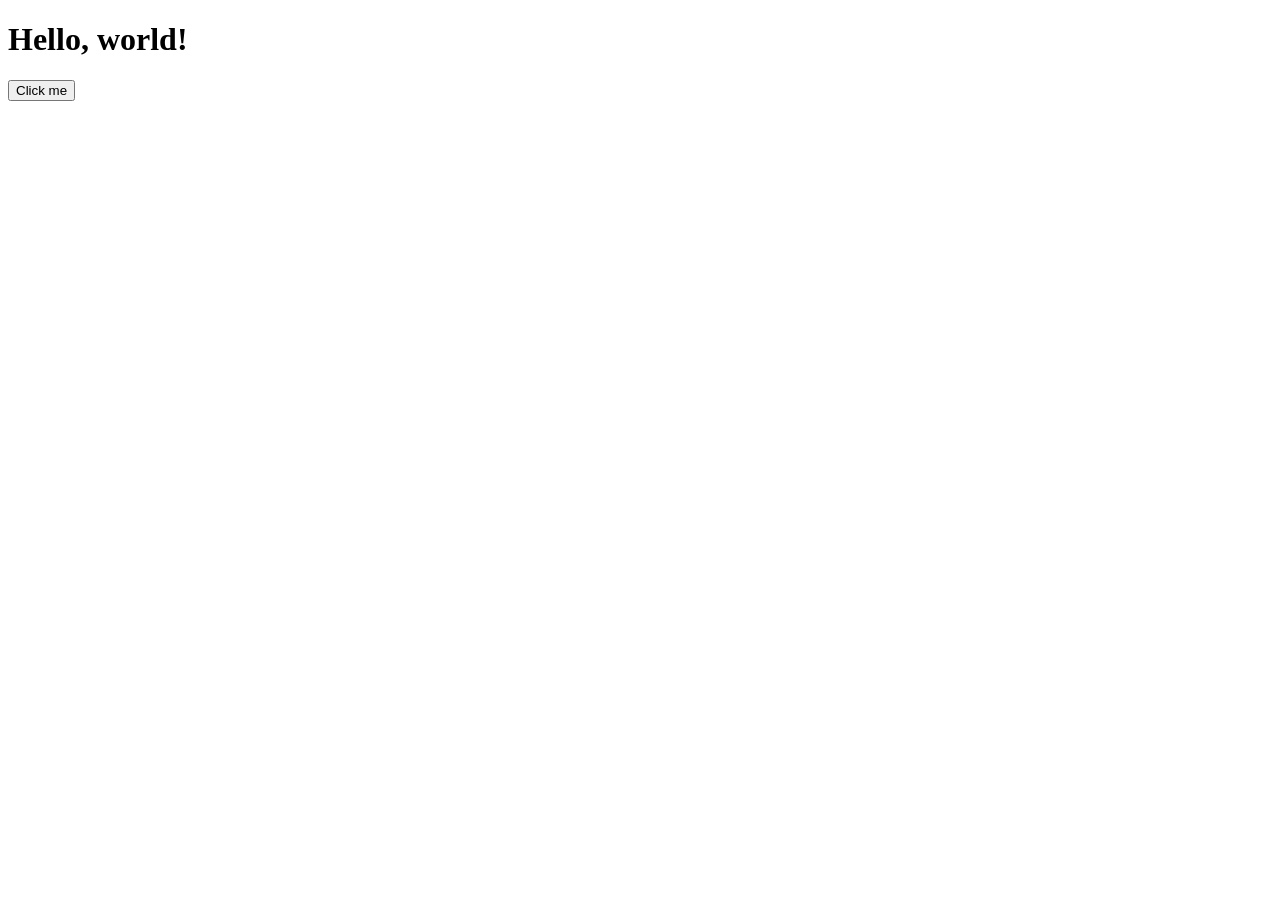
<file: hello.html>
<!DOCTYPE html>
<html lang="en">
<head>
  <meta charset="UTF-8">
  <meta name="viewport" content="width=device-width, initial-scale=1.0">
  <title>Standalone Example</title>
</head>
<body>
  <h1>Hello, world!</h1>
  <button id="button">Click me</button>
  <p id="message"></p>

  <script>
    const button = document.getElementById('button');
    const message = document.getElementById('message');

    button.addEventListener('click', () => {
      message.textContent = 'This code runs entirely in this page.';
    });
  </script>
</body>
</html>
</file>
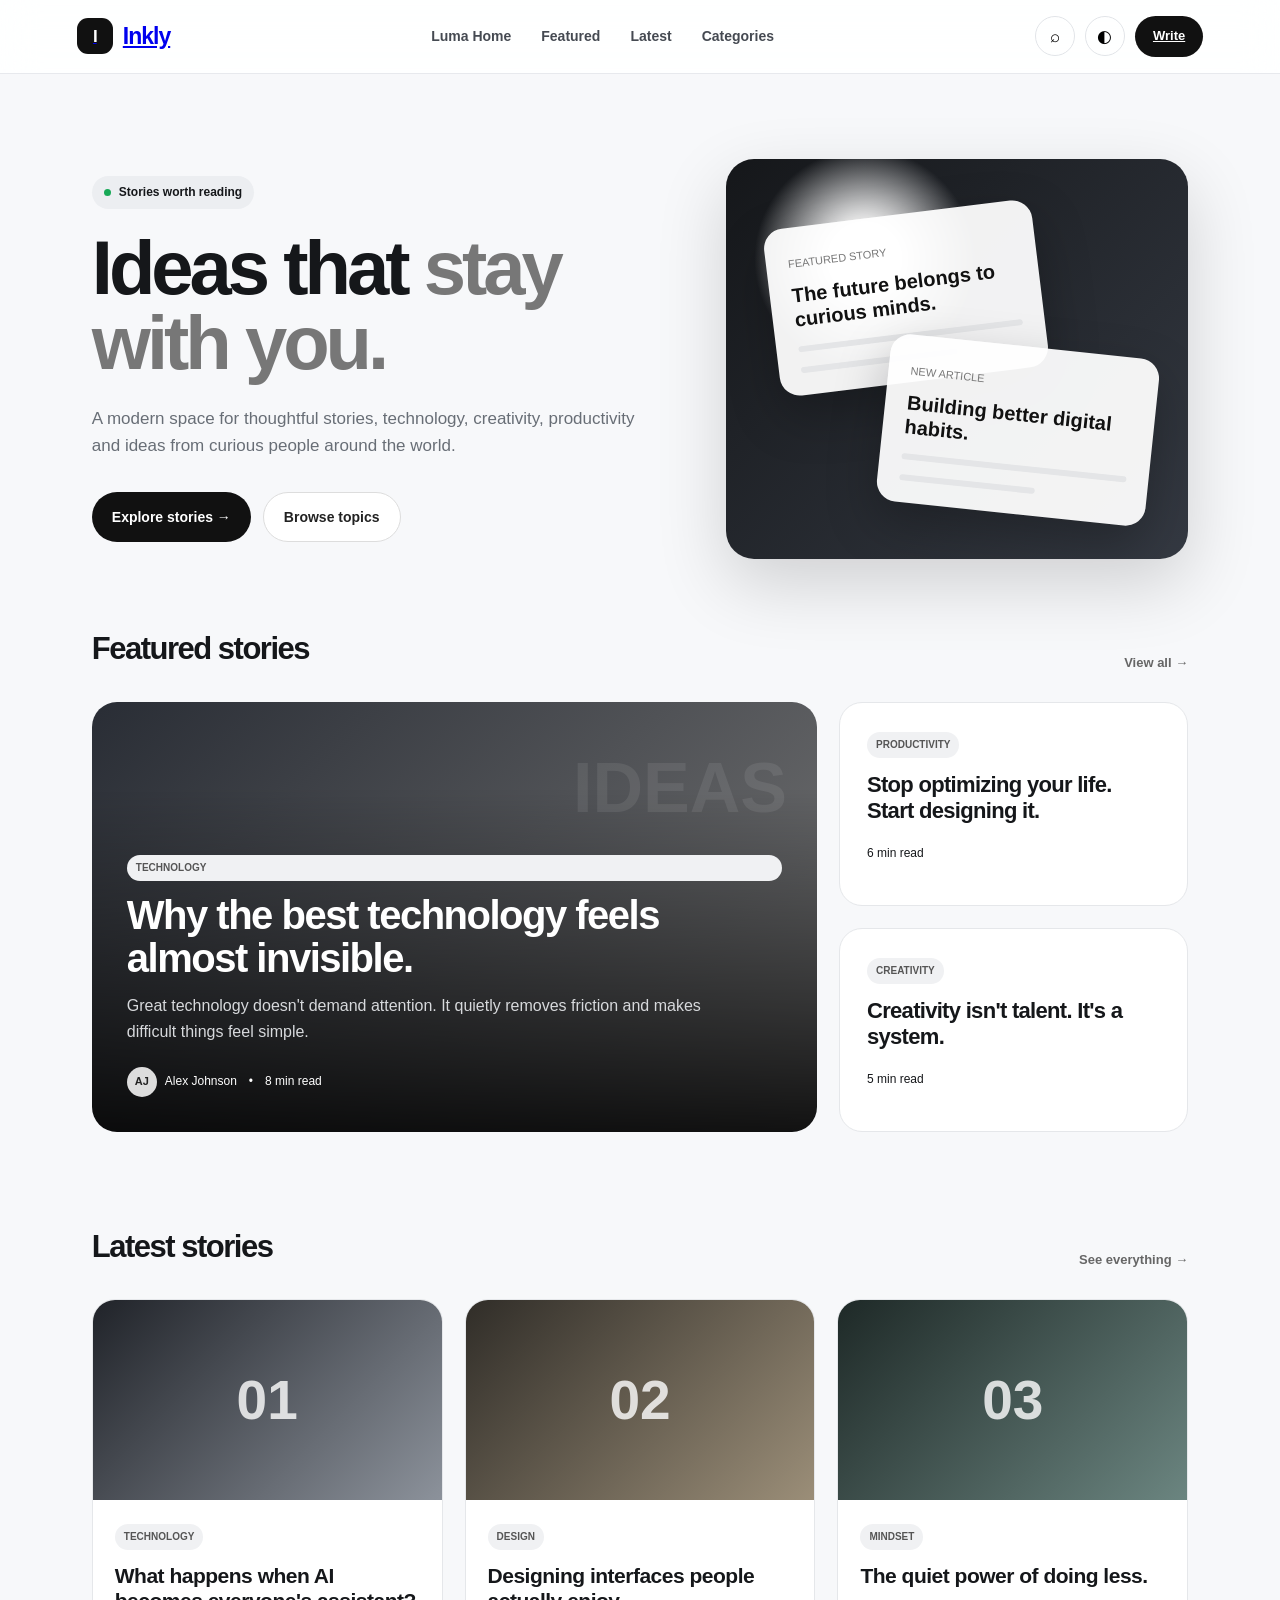
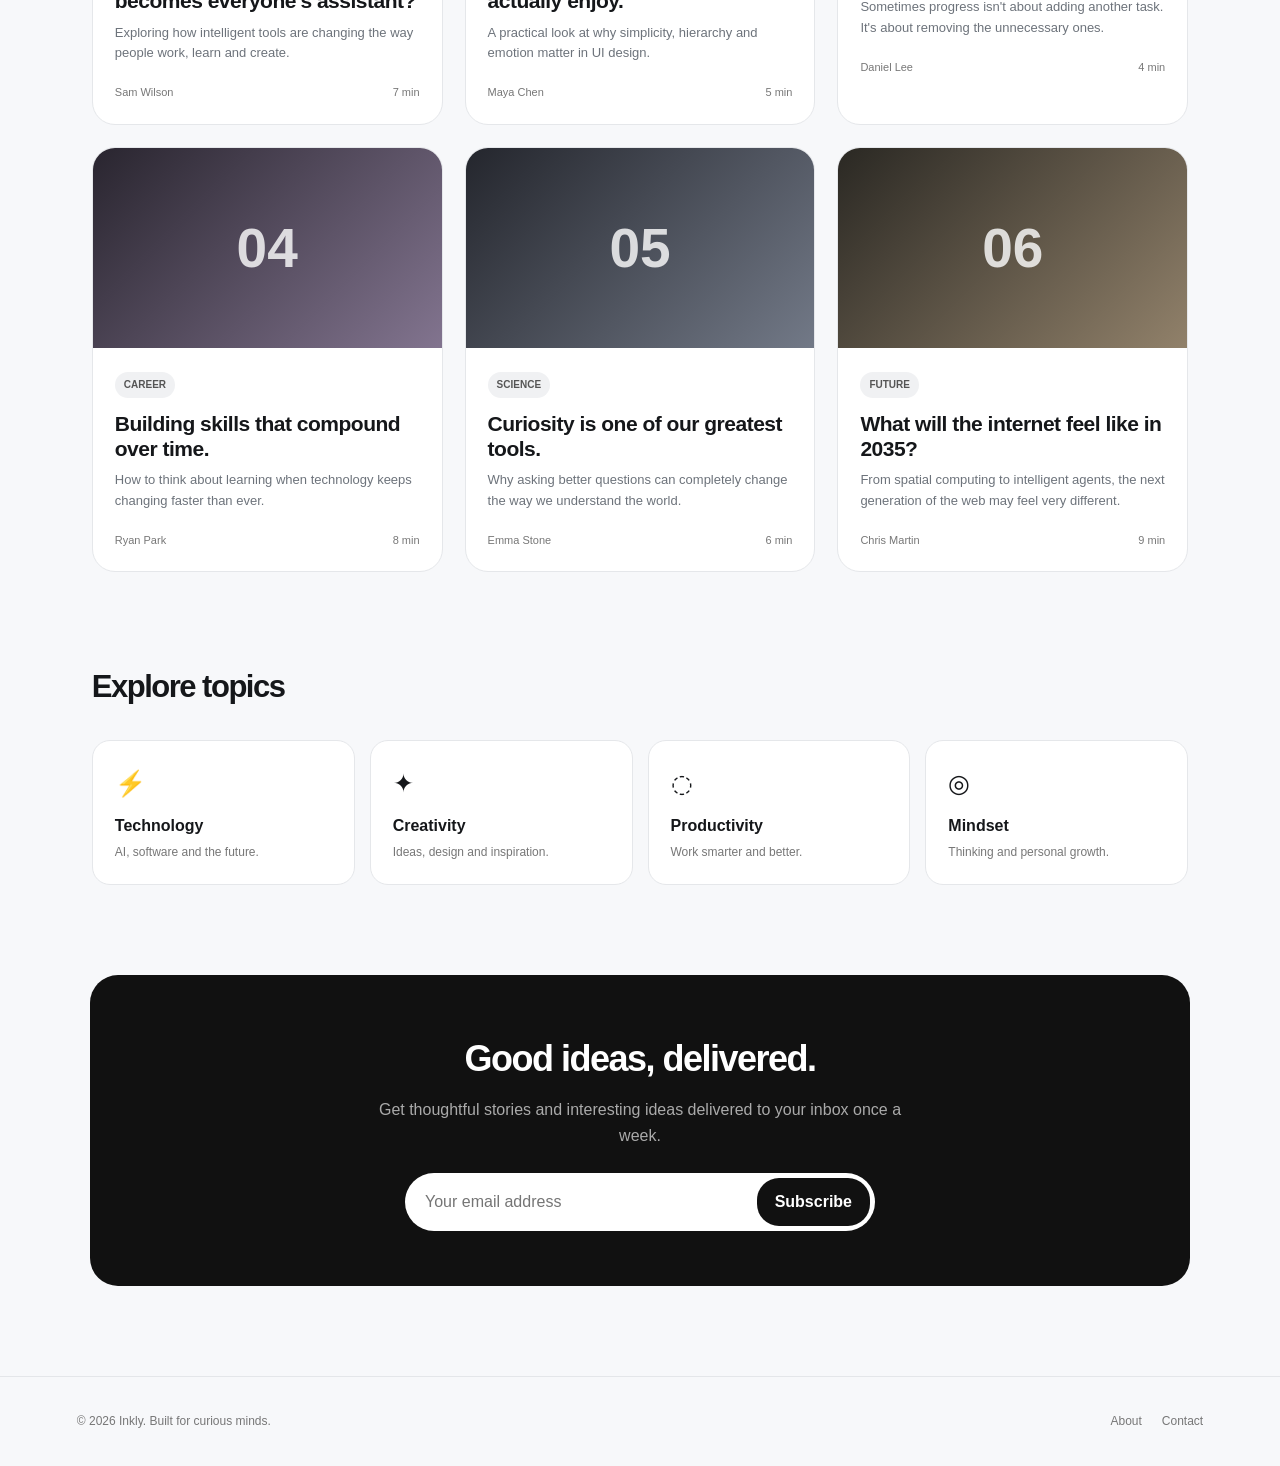
<file: landing.html>
<!DOCTYPE html>
<html lang="en">

<head>
    <meta charset="UTF-8">
    <meta name="viewport" content="width=device-width, initial-scale=1.0">

    <title>Inkly — Modern Blogging Platform</title>
    <link rel="icon" type="image/svg+xml" href="favicon.svg">

    <style>
        /* =========================
   RESET
========================= */

        * {
            margin: 0;
            padding: 0;
            box-sizing: border-box;
        }

        html {
            scroll-behavior: smooth;
        }

        body {
            font-family: Inter, -apple-system, BlinkMacSystemFont, "Segoe UI",
                Roboto, Helvetica, Arial, sans-serif;
            background: #f7f8fa;
            color: #15171a;
            line-height: 1.6;
            transition: background .3s, color .3s;
        }

        button,
        input {
            font: inherit;
        }

        button {
            cursor: pointer;
        }

        /* =========================
   DARK MODE
========================= */

        body.dark {
            background: #0d0f12;
            color: #f2f4f7;
        }

        body.dark .navbar,
        body.dark .card,
        body.dark .newsletter,
        body.dark .search-box,
        body.dark .mobile-menu {
            background: #15181d;
            border-color: #272c33;
        }

        body.dark .muted,
        body.dark .post-excerpt,
        body.dark .category-description {
            color: #aeb5bf;
        }

        body.dark .nav-links a {
            color: #c9ced6;
        }

        /* =========================
   NAVBAR
========================= */

        .navbar {
            position: sticky;
            top: 0;
            z-index: 1000;

            width: 100%;
            height: 74px;

            display: flex;
            align-items: center;
            justify-content: space-between;

            padding: 0 6%;

            background: rgba(255, 255, 255, .88);
            backdrop-filter: blur(18px);

            border-bottom: 1px solid #e7e9ed;
        }

        .logo {
            display: flex;
            align-items: center;
            gap: 10px;

            font-size: 23px;
            font-weight: 800;
            letter-spacing: -1px;
        }

        .logo-mark {
            width: 36px;
            height: 36px;

            display: grid;
            place-items: center;

            border-radius: 11px;

            background: #111;
            color: white;

            font-size: 17px;
        }

        .nav-links {
            display: flex;
            gap: 30px;
        }

        .nav-links a {
            text-decoration: none;
            color: #454a52;

            font-size: 14px;
            font-weight: 600;

            transition: .2s;
        }

        .nav-links a:hover {
            color: #000;
        }

        .nav-actions {
            display: flex;
            align-items: center;
            gap: 10px;
        }

        .icon-btn {
            width: 40px;
            height: 40px;

            border: 1px solid #e1e4e8;
            border-radius: 50%;

            background: transparent;

            display: grid;
            place-items: center;

            font-size: 17px;

            transition: .2s;
        }

        .icon-btn:hover {
            transform: translateY(-2px);
            background: #f0f1f3;
        }

        .write-btn {
            border: none;
            border-radius: 22px;

            padding: 10px 18px;

            background: #111;
            color: white;

            font-size: 13px;
            font-weight: 700;
        }

        .menu-btn {
            display: none;
        }

        /* =========================
   HERO
========================= */

        .hero {
            max-width: 1250px;
            margin: auto;

            padding: 85px 6% 65px;

            display: grid;
            grid-template-columns: 1.1fr .9fr;

            gap: 70px;
            align-items: center;
        }

        .hero-label {
            display: inline-flex;
            align-items: center;
            gap: 8px;

            padding: 7px 12px;

            border-radius: 20px;

            background: #eceef1;

            font-size: 12px;
            font-weight: 700;

            margin-bottom: 22px;
        }

        .dot {
            width: 7px;
            height: 7px;

            background: #18a957;
            border-radius: 50%;
        }

        .hero h1 {
            font-size: clamp(45px, 6vw, 76px);

            line-height: .98;

            letter-spacing: -4px;

            max-width: 680px;

            margin-bottom: 25px;
        }

        .hero h1 span {
            color: #777;
        }

        .hero-description {
            max-width: 560px;

            color: #686e76;

            font-size: 17px;

            margin-bottom: 32px;
        }

        .hero-actions {
            display: flex;
            gap: 12px;
        }

        .primary-btn,
        .secondary-btn {
            padding: 13px 20px;

            border-radius: 25px;

            font-weight: 700;
            font-size: 14px;

            transition: .2s;
        }

        .primary-btn {
            border: none;

            background: #111;
            color: white;
        }

        .secondary-btn {
            border: 1px solid #ddd;
            background: white;
            color: #222;
        }

        .primary-btn:hover,
        .secondary-btn:hover {
            transform: translateY(-3px);
        }

        /* =========================
   HERO VISUAL
========================= */

        .hero-visual {
            position: relative;

            height: 400px;

            border-radius: 28px;

            overflow: hidden;

            background:
                radial-gradient(circle at 30% 25%, #fff 0 8%, transparent 25%),
                linear-gradient(135deg, #15171a, #343942);

            box-shadow: 0 25px 70px rgba(0, 0, 0, .16);
        }

        .visual-card {
            position: absolute;

            width: 270px;

            background: rgba(255, 255, 255, .94);

            color: #111;

            padding: 22px;

            border-radius: 20px;

            box-shadow: 0 20px 50px rgba(0, 0, 0, .25);
        }

        .visual-card.one {
            top: 55px;
            left: 45px;

            transform: rotate(-7deg);
        }

        .visual-card.two {
            right: 35px;
            bottom: 45px;

            transform: rotate(6deg);
        }

        .visual-card small {
            color: #777;
            font-size: 11px;
        }

        .visual-card h3 {
            margin-top: 8px;
            font-size: 20px;
            line-height: 1.2;
        }

        .visual-line {
            height: 6px;

            margin-top: 15px;

            border-radius: 10px;

            background: #e4e5e7;
        }

        /* =========================
   CONTAINER
========================= */

        .container {
            max-width: 1250px;
            margin: auto;

            padding: 0 6%;
        }

        /* =========================
   SECTION HEADER
========================= */

        .section-header {
            display: flex;
            align-items: end;
            justify-content: space-between;

            margin-bottom: 28px;
        }

        .section-title {
            font-size: 31px;
            letter-spacing: -1.5px;
        }

        .view-all {
            text-decoration: none;

            color: #666;

            font-size: 13px;
            font-weight: 700;
        }

        /* =========================
   FEATURED
========================= */

        .featured-grid {
            display: grid;

            grid-template-columns: 1.35fr .65fr;

            gap: 22px;
        }

        .featured-main {
            min-height: 430px;

            padding: 35px;

            display: flex;
            flex-direction: column;
            justify-content: flex-end;

            border-radius: 25px;

            color: white;

            background:
                linear-gradient(180deg, transparent 20%, rgba(0, 0, 0, .85)),
                linear-gradient(135deg, #292d35, #777);

            overflow: hidden;

            position: relative;
        }

        .featured-main::before {
            content: "IDEAS";

            position: absolute;

            top: 30px;
            right: 30px;

            font-size: 70px;
            font-weight: 900;

            opacity: .08;
        }

        .featured-main h2 {
            max-width: 700px;

            font-size: 40px;

            line-height: 1.08;

            letter-spacing: -1.5px;

            margin: 13px 0;
        }

        .featured-main p {
            max-width: 620px;

            color: #d7d9dc;
        }

        .post-meta {
            display: flex;
            align-items: center;
            gap: 12px;

            font-size: 12px;
        }

        .author {
            display: flex;
            align-items: center;
            gap: 8px;
        }

        .avatar {
            width: 30px;
            height: 30px;

            display: grid;
            place-items: center;

            border-radius: 50%;

            background: #ddd;
            color: #222;

            font-size: 11px;
            font-weight: 800;
        }

        .featured-side {
            display: grid;
            gap: 22px;
        }

        .mini-card {
            padding: 27px;

            border-radius: 23px;

            background: white;

            border: 1px solid #e5e7ea;

            transition: .25s;
        }

        .mini-card:hover {
            transform: translateY(-5px);

            box-shadow: 0 15px 40px rgba(0, 0, 0, .08);
        }

        .tag {
            display: inline-block;

            padding: 5px 9px;

            border-radius: 15px;

            background: #f0f1f3;

            color: #555;

            font-size: 10px;
            font-weight: 800;

            text-transform: uppercase;
        }

        .mini-card h3 {
            margin-top: 14px;

            font-size: 22px;
            line-height: 1.2;

            letter-spacing: -.7px;
        }

        /* =========================
   POSTS
========================= */

        .posts-section {
            padding: 90px 0;
        }

        .posts-grid {
            display: grid;

            grid-template-columns: repeat(3, 1fr);

            gap: 22px;
        }

        .card {
            background: white;

            border: 1px solid #e5e7ea;

            border-radius: 23px;

            overflow: hidden;

            transition: .25s;
        }

        .card:hover {
            transform: translateY(-6px);

            box-shadow: 0 20px 50px rgba(0, 0, 0, .09);
        }

        .card-image {
            height: 200px;

            display: grid;
            place-items: center;

            font-size: 55px;
            font-weight: 900;

            color: rgba(255, 255, 255, .8);

            background: linear-gradient(135deg, #202329, #8c929b);
        }

        .card:nth-child(2) .card-image {
            background: linear-gradient(135deg, #302d28, #9b8e78);
        }

        .card:nth-child(3) .card-image {
            background: linear-gradient(135deg, #1e2927, #6b8580);
        }

        .card:nth-child(4) .card-image {
            background: linear-gradient(135deg, #29252f, #82748f);
        }

        .card:nth-child(5) .card-image {
            background: linear-gradient(135deg, #24262d, #727987);
        }

        .card:nth-child(6) .card-image {
            background: linear-gradient(135deg, #2a2823, #91816a);
        }

        .card-content {
            padding: 22px;
        }

        .card h3 {
            font-size: 21px;
            line-height: 1.2;

            margin: 13px 0 9px;

            letter-spacing: -.5px;
        }

        .post-excerpt {
            color: #6d737b;

            font-size: 13px;

            margin-bottom: 20px;
        }

        .card-footer {
            display: flex;
            align-items: center;
            justify-content: space-between;

            color: #777;

            font-size: 11px;
        }

        /* =========================
   CATEGORIES
========================= */

        .categories {
            padding: 0 0 90px;
        }

        .category-grid {
            display: grid;

            grid-template-columns: repeat(4, 1fr);

            gap: 15px;
        }

        .category {
            padding: 22px;

            border-radius: 18px;

            background: white;

            border: 1px solid #e5e7ea;

            transition: .2s;
        }

        .category:hover {
            transform: translateY(-4px);
        }

        .category-icon {
            font-size: 25px;

            margin-bottom: 10px;
        }

        .category h3 {
            font-size: 16px;
        }

        .category p {
            font-size: 12px;

            color: #777;

            margin-top: 4px;
        }

        /* =========================
   NEWSLETTER
========================= */

        .newsletter {
            max-width: 1100px;
            margin: 0 auto 90px;

            padding: 55px;

            border-radius: 28px;

            background: #111;
            color: white;

            text-align: center;
        }

        .newsletter h2 {
            font-size: 36px;

            letter-spacing: -1.5px;

            margin-bottom: 10px;
        }

        .newsletter p {
            color: #aaa;

            max-width: 550px;

            margin: 0 auto 25px;
        }

        .newsletter-form {
            display: flex;

            max-width: 470px;

            margin: auto;

            padding: 5px;

            background: white;

            border-radius: 30px;
        }

        .newsletter-form input {
            flex: 1;

            border: none;
            outline: none;

            padding: 11px 15px;

            background: transparent;

            color: #111;
        }

        .newsletter-form button {
            border: none;

            padding: 11px 18px;

            border-radius: 22px;

            background: #111;
            color: white;

            font-weight: 700;
        }

        /* =========================
   FOOTER
========================= */

        footer {
            padding: 35px 6%;

            border-top: 1px solid #e4e6e9;

            display: flex;
            align-items: center;
            justify-content: space-between;

            color: #777;

            font-size: 12px;
        }

        .footer-links {
            display: flex;
            gap: 20px;
        }

        .footer-links a {
            color: inherit;
            text-decoration: none;
        }

        /* =========================
   SEARCH MODAL
========================= */

        .search-overlay {
            position: fixed;

            inset: 0;

            background: rgba(0, 0, 0, .55);

            backdrop-filter: blur(8px);

            display: none;

            align-items: flex-start;
            justify-content: center;

            padding-top: 120px;

            z-index: 2000;
        }

        .search-overlay.active {
            display: flex;
        }

        .search-box {
            width: min(600px, 90%);

            background: white;

            padding: 25px;

            border-radius: 22px;
        }

        .search-box input {
            width: 100%;

            border: none;
            outline: none;

            font-size: 22px;

            background: transparent;
        }

        /* =========================
   MOBILE MENU
========================= */

        .mobile-menu {
            position: fixed;

            top: 74px;
            left: 0;
            right: 0;

            background: white;

            border-bottom: 1px solid #ddd;

            padding: 20px;

            display: none;

            z-index: 900;
        }

        .mobile-menu.active {
            display: block;
        }

        .mobile-menu a {
            display: block;

            padding: 12px 0;

            color: inherit;

            text-decoration: none;

            font-weight: 600;
        }

        /* =========================
   RESPONSIVE
========================= */

        @media(max-width:900px) {

            .nav-links {
                display: none;
            }

            .menu-btn {
                display: grid;
            }

            .hero {
                grid-template-columns: 1fr;

                padding-top: 60px;

                gap: 40px;
            }

            .featured-grid {
                grid-template-columns: 1fr;
            }

            .posts-grid {
                grid-template-columns: repeat(2, 1fr);
            }

            .category-grid {
                grid-template-columns: repeat(2, 1fr);
            }
        }

        @media(max-width:600px) {

            .navbar {
                padding: 0 20px;
            }

            .write-btn {
                display: none;
            }

            .hero {
                padding: 55px 20px 45px;
            }

            .hero h1 {
                font-size: 47px;
                letter-spacing: -2.5px;
            }

            .hero-description {
                font-size: 15px;
            }

            .hero-visual {
                height: 320px;
            }

            .visual-card {
                width: 220px;
            }

            .visual-card.one {
                left: 15px;
            }

            .visual-card.two {
                right: 10px;
            }

            .container {
                padding: 0 20px;
            }

            .section-title {
                font-size: 25px;
            }

            .featured-main {
                min-height: 390px;
                padding: 25px;
            }

            .featured-main h2 {
                font-size: 30px;
            }

            .posts-section {
                padding: 65px 0;
            }

            .posts-grid {
                grid-template-columns: 1fr;
            }

            .category-grid {
                grid-template-columns: 1fr 1fr;
            }

            .newsletter {
                margin: 0 20px 60px;

                padding: 38px 20px;
            }

            .newsletter h2 {
                font-size: 28px;
            }

            .newsletter-form {
                flex-direction: column;

                background: transparent;

                gap: 10px;
            }

            .newsletter-form input {
                background: white;

                border-radius: 25px;

                padding: 13px;
            }

            .newsletter-form button {
                width: 100%;
            }

            footer {
                flex-direction: column;

                gap: 15px;

                text-align: center;
            }
        }
    </style>
</head>

<body>

    <!-- =========================
     NAVBAR
========================= -->

    <nav class="navbar">

            <a class="logo" href="index.html" aria-label="Return to Luma home">
            <div class="logo-mark">I</div>
            Inkly
            </a>

        <div class="nav-links">
            <a href="index.html">Luma Home</a>
            <a href="#featured">Featured</a>
            <a href="#latest">Latest</a>
            <a href="#categories">Categories</a>
        </div>

        <div class="nav-actions">

            <button class="icon-btn" onclick="openSearch()">
                ⌕
            </button>

            <button class="icon-btn" onclick="toggleTheme()">
                ◐
            </button>

                <a class="write-btn" href="index.html#publish">
                Write
                </a>

            <button class="icon-btn menu-btn" onclick="toggleMenu()">
                ☰
            </button>

        </div>

    </nav>

    <!-- MOBILE MENU -->

    <div class="mobile-menu" id="mobileMenu">
        <a href="index.html">Luma Home</a>
        <a href="#featured">Featured</a>
        <a href="#latest">Latest</a>
        <a href="#categories">Categories</a>
    </div>


    <!-- =========================
     HERO
========================= -->

    <section class="hero" id="home">

        <div>

            <div class="hero-label">
                <span class="dot"></span>
                Stories worth reading
            </div>

            <h1>
                Ideas that
                <span>stay with you.</span>
            </h1>

            <p class="hero-description">
                A modern space for thoughtful stories, technology,
                creativity, productivity and ideas from curious people
                around the world.
            </p>

            <div class="hero-actions">

                <button class="primary-btn" onclick="document.getElementById('latest').scrollIntoView()">
                    Explore stories →
                </button>

                <button class="secondary-btn" onclick="document.getElementById('categories').scrollIntoView()">
                    Browse topics
                </button>

            </div>

        </div>


        <div class="hero-visual">

            <div class="visual-card one">

                <small>FEATURED STORY</small>

                <h3>
                    The future belongs
                    to curious minds.
                </h3>

                <div class="visual-line"></div>
                <div class="visual-line" style="width:70%"></div>

            </div>


            <div class="visual-card two">

                <small>NEW ARTICLE</small>

                <h3>
                    Building better
                    digital habits.
                </h3>

                <div class="visual-line"></div>
                <div class="visual-line" style="width:60%"></div>

            </div>

        </div>

    </section>


    <!-- =========================
     FEATURED
========================= -->

    <section class="container" id="featured">

        <div class="section-header">

            <h2 class="section-title">
                Featured stories
            </h2>

            <a href="#latest" class="view-all">
                View all →
            </a>

        </div>


        <div class="featured-grid">

            <article class="featured-main">

                <span class="tag">
                    Technology
                </span>

                <h2>
                    Why the best technology
                    feels almost invisible.
                </h2>

                <p>
                    Great technology doesn't demand attention.
                    It quietly removes friction and makes difficult
                    things feel simple.
                </p>

                <div class="post-meta" style="margin-top:22px">

                    <div class="author">

                        <div class="avatar">
                            AJ
                        </div>

                        Alex Johnson

                    </div>

                    <span>•</span>

                    <span>8 min read</span>

                </div>

            </article>


            <div class="featured-side">

                <article class="mini-card">

                    <span class="tag">
                        Productivity
                    </span>

                    <h3>
                        Stop optimizing your life.
                        Start designing it.
                    </h3>

                    <div class="post-meta" style="margin-top:20px">
                        6 min read
                    </div>

                </article>


                <article class="mini-card">

                    <span class="tag">
                        Creativity
                    </span>

                    <h3>
                        Creativity isn't talent.
                        It's a system.
                    </h3>

                    <div class="post-meta" style="margin-top:20px">
                        5 min read
                    </div>

                </article>

            </div>

        </div>

    </section>


    <!-- =========================
     LATEST POSTS
========================= -->

    <section class="posts-section" id="latest">

        <div class="container">

            <div class="section-header">

                <h2 class="section-title">
                    Latest stories
                </h2>

                <a href="#" class="view-all">
                    See everything →
                </a>

            </div>


            <div class="posts-grid">


                <article class="card">

                    <div class="card-image">
                        01
                    </div>

                    <div class="card-content">

                        <span class="tag">
                            Technology
                        </span>

                        <h3>
                            What happens when AI becomes everyone's assistant?
                        </h3>

                        <p class="post-excerpt">
                            Exploring how intelligent tools are changing
                            the way people work, learn and create.
                        </p>

                        <div class="card-footer">
                            <span>Sam Wilson</span>
                            <span>7 min</span>
                        </div>

                    </div>

                </article>


                <article class="card">

                    <div class="card-image">
                        02
                    </div>

                    <div class="card-content">

                        <span class="tag">
                            Design
                        </span>

                        <h3>
                            Designing interfaces people actually enjoy.
                        </h3>

                        <p class="post-excerpt">
                            A practical look at why simplicity,
                            hierarchy and emotion matter in UI design.
                        </p>

                        <div class="card-footer">
                            <span>Maya Chen</span>
                            <span>5 min</span>
                        </div>

                    </div>

                </article>


                <article class="card">

                    <div class="card-image">
                        03
                    </div>

                    <div class="card-content">

                        <span class="tag">
                            Mindset
                        </span>

                        <h3>
                            The quiet power of doing less.
                        </h3>

                        <p class="post-excerpt">
                            Sometimes progress isn't about adding another
                            task. It's about removing the unnecessary ones.
                        </p>

                        <div class="card-footer">
                            <span>Daniel Lee</span>
                            <span>4 min</span>
                        </div>

                    </div>

                </article>


                <article class="card">

                    <div class="card-image">
                        04
                    </div>

                    <div class="card-content">

                        <span class="tag">
                            Career
                        </span>

                        <h3>
                            Building skills that compound over time.
                        </h3>

                        <p class="post-excerpt">
                            How to think about learning when technology
                            keeps changing faster than ever.
                        </p>

                        <div class="card-footer">
                            <span>Ryan Park</span>
                            <span>8 min</span>
                        </div>

                    </div>

                </article>


                <article class="card">

                    <div class="card-image">
                        05
                    </div>

                    <div class="card-content">

                        <span class="tag">
                            Science
                        </span>

                        <h3>
                            Curiosity is one of our greatest tools.
                        </h3>

                        <p class="post-excerpt">
                            Why asking better questions can completely
                            change the way we understand the world.
                        </p>

                        <div class="card-footer">
                            <span>Emma Stone</span>
                            <span>6 min</span>
                        </div>

                    </div>

                </article>


                <article class="card">

                    <div class="card-image">
                        06
                    </div>

                    <div class="card-content">

                        <span class="tag">
                            Future
                        </span>

                        <h3>
                            What will the internet feel like in 2035?
                        </h3>

                        <p class="post-excerpt">
                            From spatial computing to intelligent agents,
                            the next generation of the web may feel very different.
                        </p>

                        <div class="card-footer">
                            <span>Chris Martin</span>
                            <span>9 min</span>
                        </div>

                    </div>

                </article>


            </div>

        </div>

    </section>


    <!-- =========================
     CATEGORIES
========================= -->

    <section class="categories" id="categories">

        <div class="container">

            <div class="section-header">

                <h2 class="section-title">
                    Explore topics
                </h2>

            </div>


            <div class="category-grid">

                <div class="category">

                    <div class="category-icon">
                        ⚡
                    </div>

                    <h3>Technology</h3>

                    <p>
                        AI, software and the future.
                    </p>

                </div>


                <div class="category">

                    <div class="category-icon">
                        ✦
                    </div>

                    <h3>Creativity</h3>

                    <p>
                        Ideas, design and inspiration.
                    </p>

                </div>


                <div class="category">

                    <div class="category-icon">
                        ◌
                    </div>

                    <h3>Productivity</h3>

                    <p>
                        Work smarter and better.
                    </p>

                </div>


                <div class="category">

                    <div class="category-icon">
                        ◎
                    </div>

                    <h3>Mindset</h3>

                    <p>
                        Thinking and personal growth.
                    </p>

                </div>

            </div>

        </div>

    </section>


    <!-- =========================
     NEWSLETTER
========================= -->

    <section class="newsletter">

        <h2>
            Good ideas, delivered.
        </h2>

        <p>
            Get thoughtful stories and interesting ideas
            delivered to your inbox once a week.
        </p>


        <form class="newsletter-form" onsubmit="subscribe(event)">

            <input type="email" placeholder="Your email address" required>

            <button>
                Subscribe
            </button>

        </form>

    </section>


    <!-- =========================
     FOOTER
========================= -->

    <footer>

        <div>
            © 2026 Inkly. Built for curious minds.
        </div>

        <div class="footer-links">

            <a href="index.html#about">About</a>
            <a href="index.html#newsletter">Contact</a>

        </div>

    </footer>


    <!-- =========================
     SEARCH
========================= -->

    <div class="search-overlay" id="searchOverlay" onclick="closeSearch(event)">

        <div class="search-box" onclick="event.stopPropagation()">

            <input type="text" placeholder="Search stories..." autofocus>

        </div>

    </div>


    <script>

        /* =========================
           THEME
        ========================= */

        function toggleTheme() {

            document.body.classList.toggle("dark");

            localStorage.setItem(
                "theme",
                document.body.classList.contains("dark")
                    ? "dark"
                    : "light"
            );

        }


        /* Load saved theme */

        if (localStorage.getItem("theme") === "dark") {
            document.body.classList.add("dark");
        }


        /* =========================
           SEARCH
        ========================= */

        function openSearch() {

            document
                .getElementById("searchOverlay")
                .classList.add("active");

            setTimeout(() => {

                document
                    .querySelector(".search-box input")
                    .focus();

            }, 100);

        }


        function closeSearch(event) {

            if (
                event.target.id === "searchOverlay"
            ) {

                document
                    .getElementById("searchOverlay")
                    .classList.remove("active");

            }

        }


        /* =========================
           MOBILE MENU
        ========================= */

        function toggleMenu() {

            document
                .getElementById("mobileMenu")
                .classList.toggle("active");

        }


        /* =========================
           NEWSLETTER
        ========================= */

        function subscribe(event) {

            event.preventDefault();

            const button =
                event.target.querySelector("button");

            button.innerText = "Subscribed ✓";

            button.disabled = true;

        }


        /* =========================
           KEYBOARD SEARCH
        ========================= */

        document.addEventListener(
            "keydown",
            function (event) {

                if (
                    event.key === "/" &&
                    document.activeElement.tagName !== "INPUT"
                ) {

                    event.preventDefault();

                    openSearch();

                }

                if (event.key === "Escape") {

                    document
                        .getElementById("searchOverlay")
                        .classList.remove("active");

                }

            }
        );

    </script>

</body>

</html>
</file>
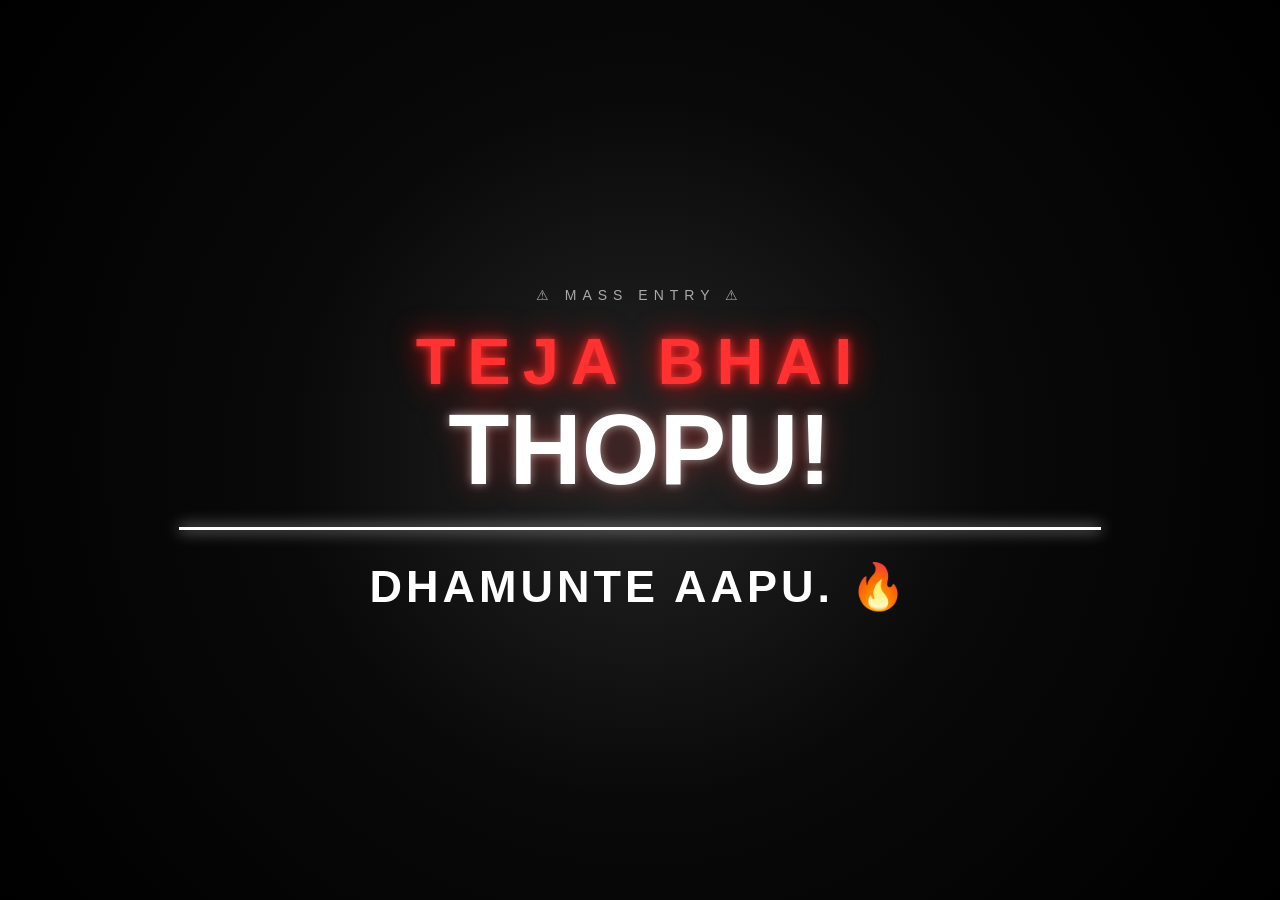
<file: teja.html>
<!DOCTYPE html>
<html lang="en">
<head>
<meta charset="UTF-8">
<meta name="viewport" content="width=device-width, initial-scale=1.0">
<title>Teja Bhai Mass Entry</title>

<style>
    * {
        box-sizing: border-box;
        margin: 0;
        padding: 0;
    }

    body {
        min-height: 100vh;
        background:
            radial-gradient(circle at center, #252525 0%, #090909 45%, #000 100%);
        color: white;
        font-family: Arial, Helvetica, sans-serif;
        display: flex;
        justify-content: center;
        align-items: center;
        overflow: hidden;
    }

    .screen {
        text-align: center;
        width: 100%;
        padding: 25px;
    }

    .warning {
        font-size: 14px;
        letter-spacing: 6px;
        color: #aaa;
        opacity: 0;
        animation: fadeIn 1s forwards;
    }

    .dialogue {
        margin-top: 25px;
        font-size: clamp(38px, 9vw, 100px);
        font-weight: 900;
        line-height: 1.05;
        text-transform: uppercase;

        opacity: 0;
        transform: scale(0.2);
        text-shadow:
            0 0 10px rgba(255,255,255,.5),
            0 0 30px rgba(255,50,50,.4);

        animation: massEntry 1.8s cubic-bezier(.12,.75,.2,1.2) 1s forwards;
    }

    .dialogue span {
        display: block;
    }

    .teja {
        font-size: .65em;
        letter-spacing: 12px;
        color: #ff3131;
        text-shadow:
            0 0 10px #ff3131,
            0 0 30px #ff0000;
    }

    .final {
        margin-top: 30px;
        font-size: clamp(20px, 5vw, 45px);
        font-weight: bold;
        letter-spacing: 4px;
        opacity: 0;
        animation: finalHit .8s 3s forwards;
    }

    .line {
        height: 3px;
        width: 0;
        margin: 25px auto;
        background: white;
        box-shadow: 0 0 15px white;
        animation: lineIn 1s 2.4s forwards;
    }

    .flash {
        position: fixed;
        inset: 0;
        background: white;
        opacity: 0;
        pointer-events: none;
        animation: flash 0.25s 2.55s;
    }

    .shake {
        animation: shake .4s 2.55s;
    }

    @keyframes fadeIn {
        to { opacity: 1; }
    }

    @keyframes massEntry {
        0% {
            opacity: 0;
            transform: scale(0.2) translateY(100px);
        }
        60% {
            opacity: 1;
            transform: scale(1.15) translateY(-10px);
        }
        80% {
            transform: scale(.95);
        }
        100% {
            opacity: 1;
            transform: scale(1);
        }
    }

    @keyframes lineIn {
        to { width: 75%; }
    }

    @keyframes finalHit {
        0% {
            opacity: 0;
            transform: scale(2);
        }
        70% {
            opacity: 1;
            transform: scale(.9);
        }
        100% {
            opacity: 1;
            transform: scale(1);
        }
    }

    @keyframes flash {
        0% { opacity: 0; }
        40% { opacity: .9; }
        100% { opacity: 0; }
    }

    @keyframes shake {
        0%,100% { transform: translate(0); }
        20% { transform: translate(-12px, 5px); }
        40% { transform: translate(12px, -5px); }
        60% { transform: translate(-8px, -3px); }
        80% { transform: translate(8px, 3px); }
    }
</style>
</head>

<body>

<div class="flash"></div>

<div class="screen shake">

    <div class="warning">
        ⚠ MASS ENTRY ⚠
    </div>

    <div class="dialogue">
        <span class="teja">TEJA BHAI</span>
        <span>THOPU!</span>
    </div>

    <div class="line"></div>

    <div class="final">
        DHAMUNTE AAPU. 🔥
    </div>

</div>

<script>
    // Optional dramatic sound using browser speech
    setTimeout(() => {
        if ('speechSynthesis' in window) {
            const text = new SpeechSynthesisUtterance(
                "Teja Bhai Thopu... Dhamunte Aapu!"
            );

            text.rate = 0.75;
            text.pitch = 0.7;
            text.volume = 1;

            speechSynthesis.speak(text);
        }
    }, 2800);
</script>

</body>
</html>
</file>
